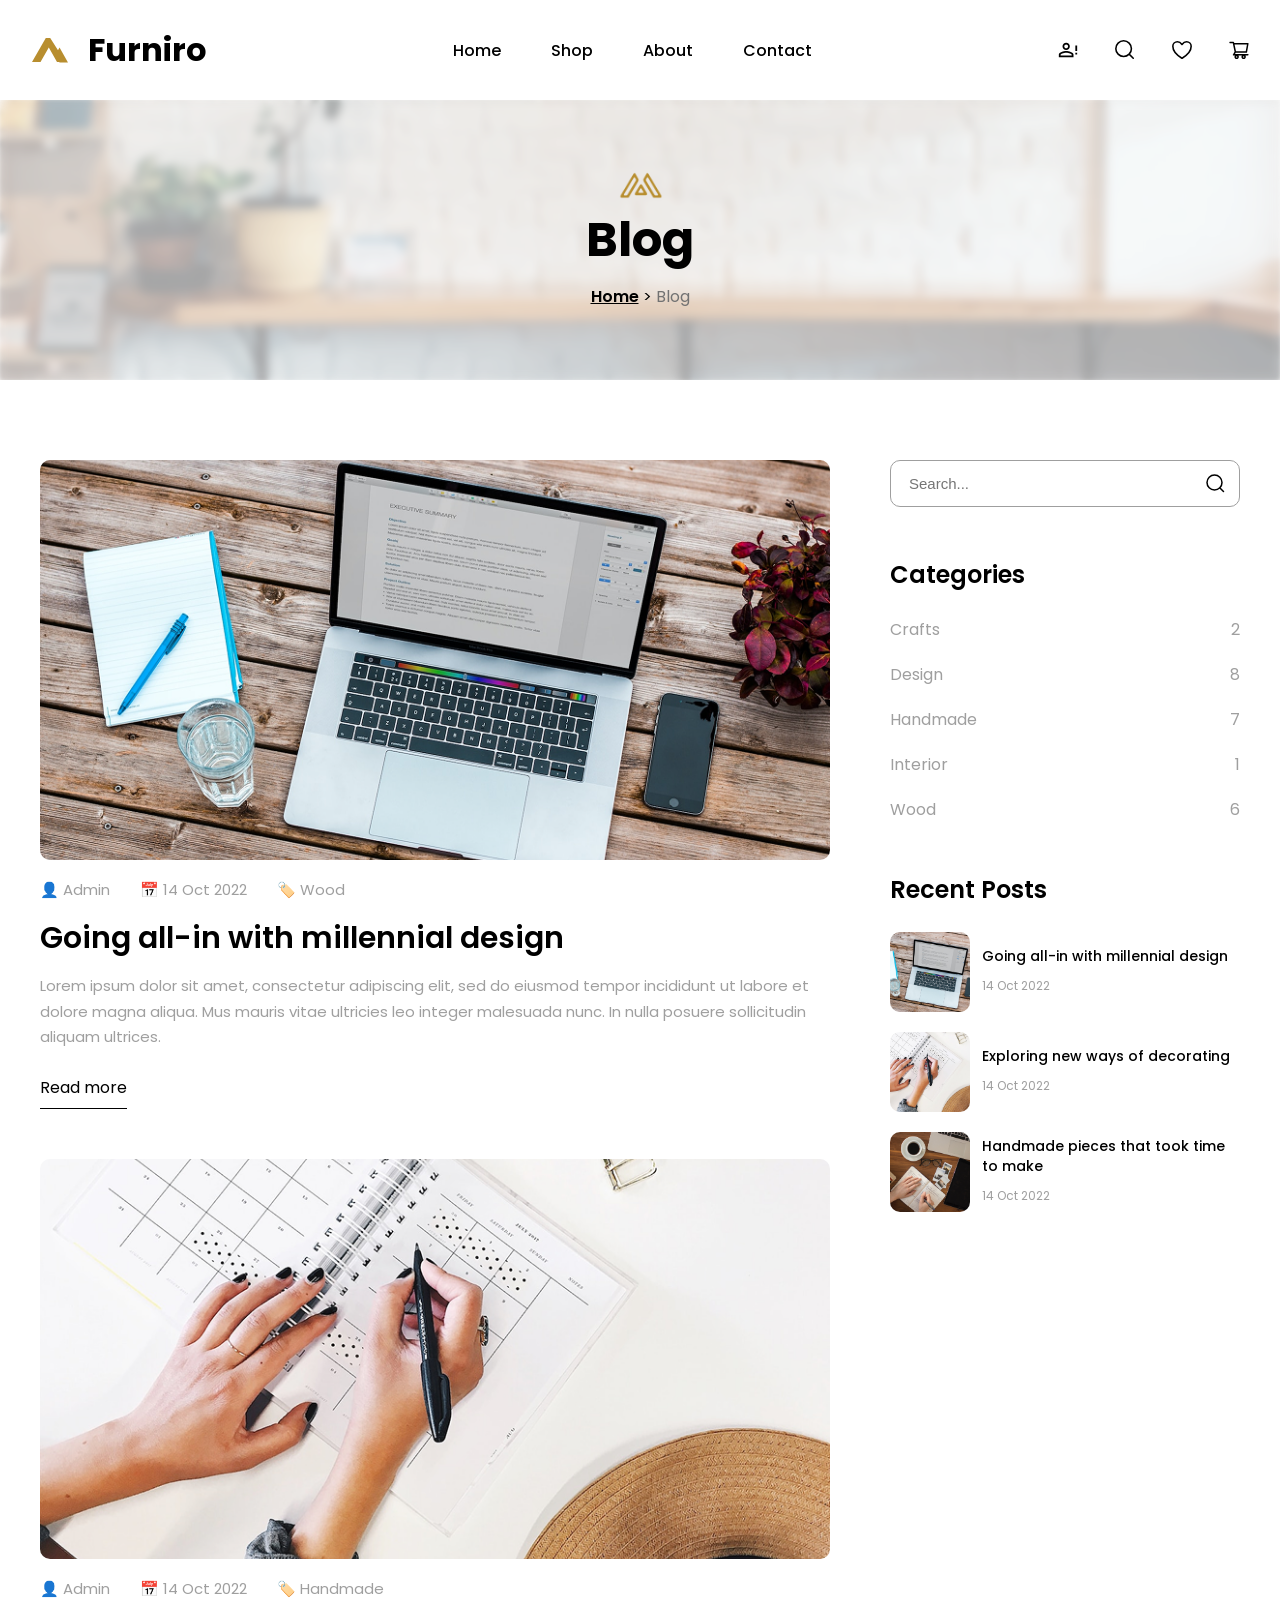
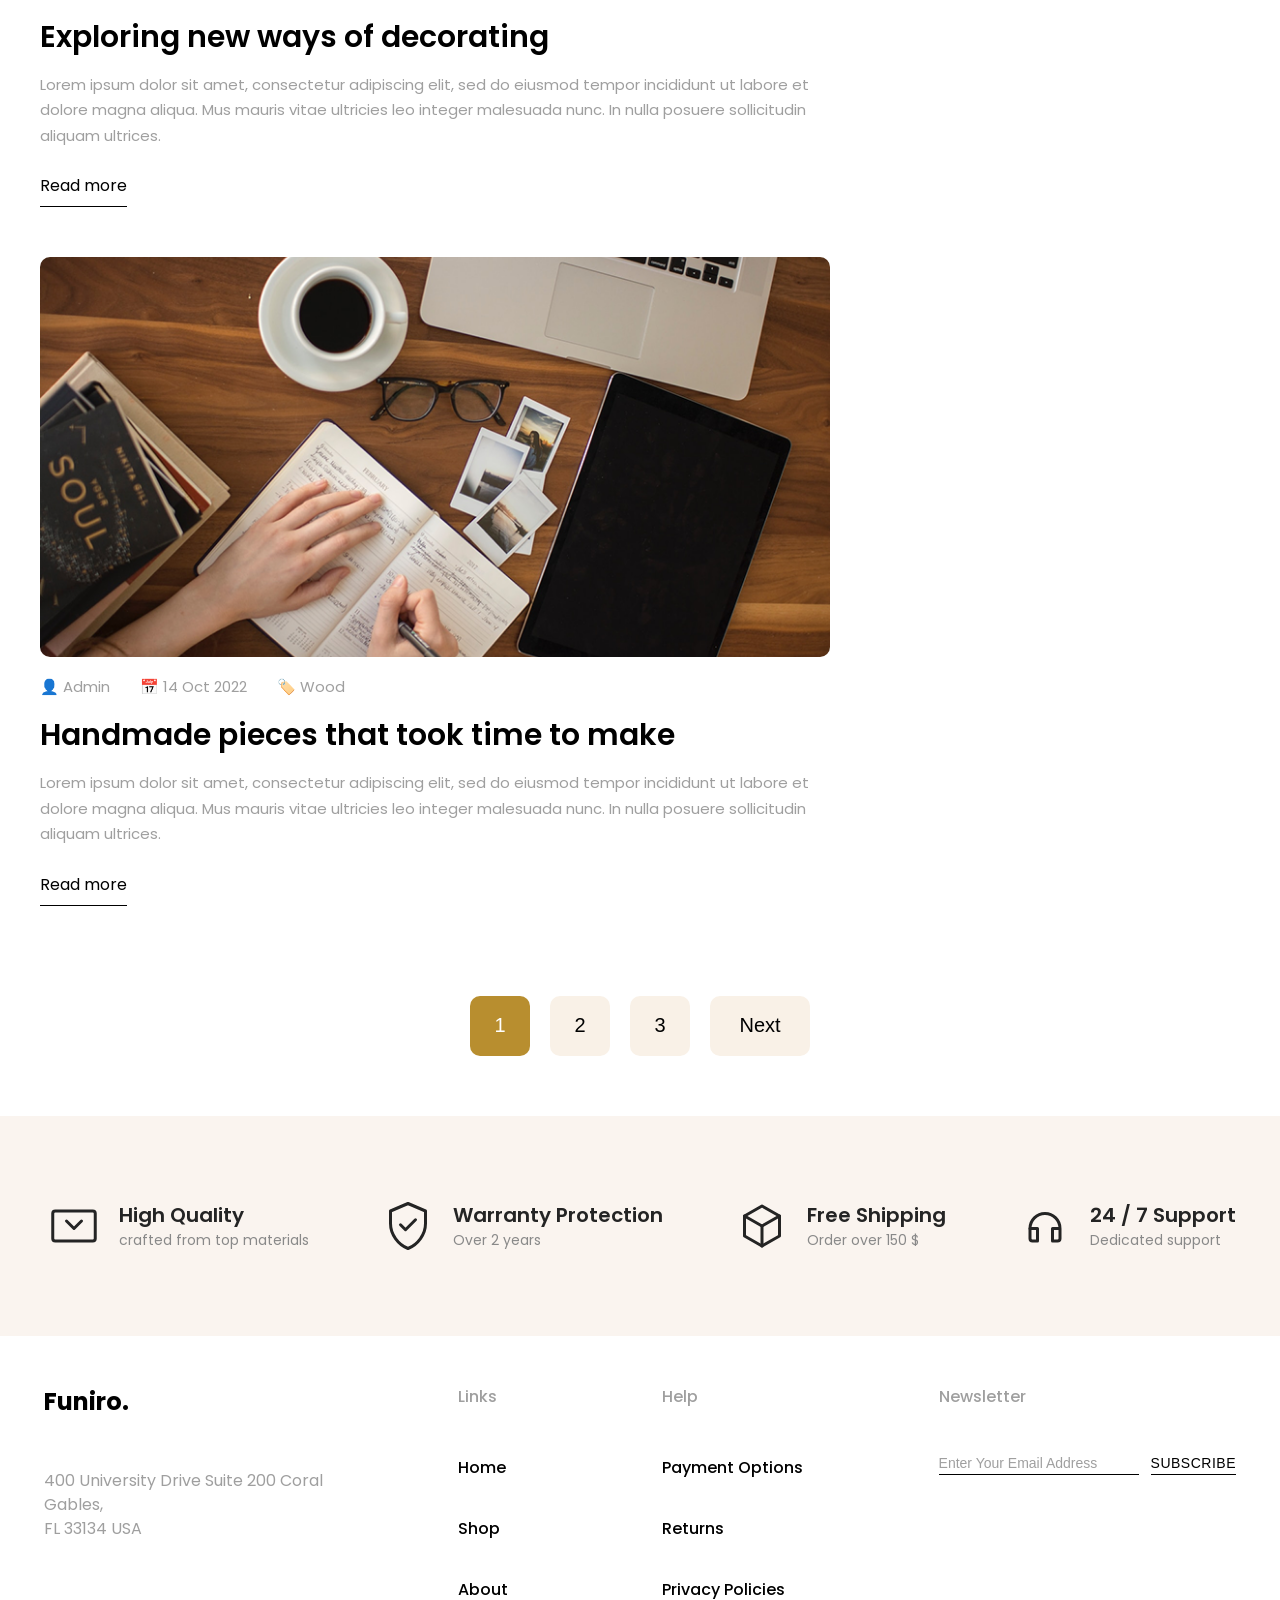
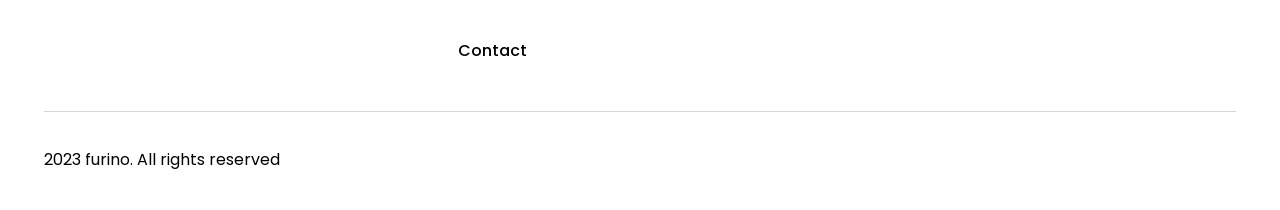
<file: blog.html>
<!doctype html>
<html lang="en">
  <head>
    <meta charset="UTF-8" />
    <meta name="viewport" content="width=device-width, initial-scale=1.0" />
    <title>Blog - Furniro</title>
    <link rel="stylesheet" href="./css/style.css" />
    <link rel="stylesheet" href="./css/responsive.css" />
    <link
      href="https://fonts.googleapis.com/css2?family=Poppins:wght@400;500;600;700&display=swap"
      rel="stylesheet"
    />
  </head>
  <body>
    <!-- Dynamic Header -->
    <header class="navbar" id="site-header"></header>

    <!-- Banner -->
    <section class="shop-banner">
      <div class="shop-banner-content">
        <img
          src="./assets/images/logo.svg"
          alt="Furniro Logo"
          style="width: 45px; margin-bottom: 5px"
        />
        <h1>Blog</h1>
        <p>
          <a href="index.html" style="color: #000; font-weight: 600">Home</a>
          &gt; <span style="color: #727272">Blog</span>
        </p>
      </div>
    </section>

    <!-- Main Blog Section -->
    <section class="blog-section container">
      <div class="blog-container">
        <!-- Left Column: Blog Posts List -->
        <div class="blog-posts-list" id="blog-posts-container">
          <!-- Dynamically Rendered by JS -->
        </div>

        <!-- Right Column: Sidebar -->
        <aside class="blog-sidebar">
          <!-- Search Box -->
          <div class="sidebar-widget search-widget">
            <div class="search-input-box">
              <input
                type="text"
                id="blog-search-input"
                placeholder="Search..."
              />
              <button id="btn-blog-search">
                <svg
                  width="19"
                  height="19"
                  viewBox="0 0 19 19"
                  fill="none"
                  xmlns="http://www.w3.org/2000/svg"
                >
                  <circle
                    cx="8.5"
                    cy="8.5"
                    r="7.5"
                    stroke="#000"
                    stroke-width="1.5"
                  />
                  <path
                    d="M14 14L17.5 17.5"
                    stroke="#000"
                    stroke-width="1.5"
                    stroke-linecap="round"
                  />
                </svg>
              </button>
            </div>
          </div>

          <!-- Categories Widget -->
          <div class="sidebar-widget">
            <h3 class="widget-title">Categories</h3>
            <ul class="categories-list" id="blog-categories-list">
              <!-- Dynamically Rendered -->
            </ul>
          </div>

          <!-- Recent Posts Widget -->
          <div class="sidebar-widget">
            <h3 class="widget-title">Recent Posts</h3>
            <div class="recent-posts-list" id="recent-posts-container">
              <!-- Dynamically Rendered -->
            </div>
          </div>
        </aside>
      </div>

      <!-- Pagination -->
      <div class="pagination" id="blog-pagination">
        <button class="page-btn active">1</button>
        <button class="page-btn">2</button>
        <button class="page-btn">3</button>
        <button class="page-btn next-btn">Next</button>
      </div>
    </section>

    <!-- Features Bar (Reusable Component) -->
    <div id="service-features"></div>

    <!-- Dynamic Footer -->
    <footer id="site-footer"></footer>

    <!-- Scripts -->
    <script src="./js/data.js"></script>
    <script src="./js/main.js"></script>
    <script src="./js/blog.js"></script>
  </body>
</html>
</file>
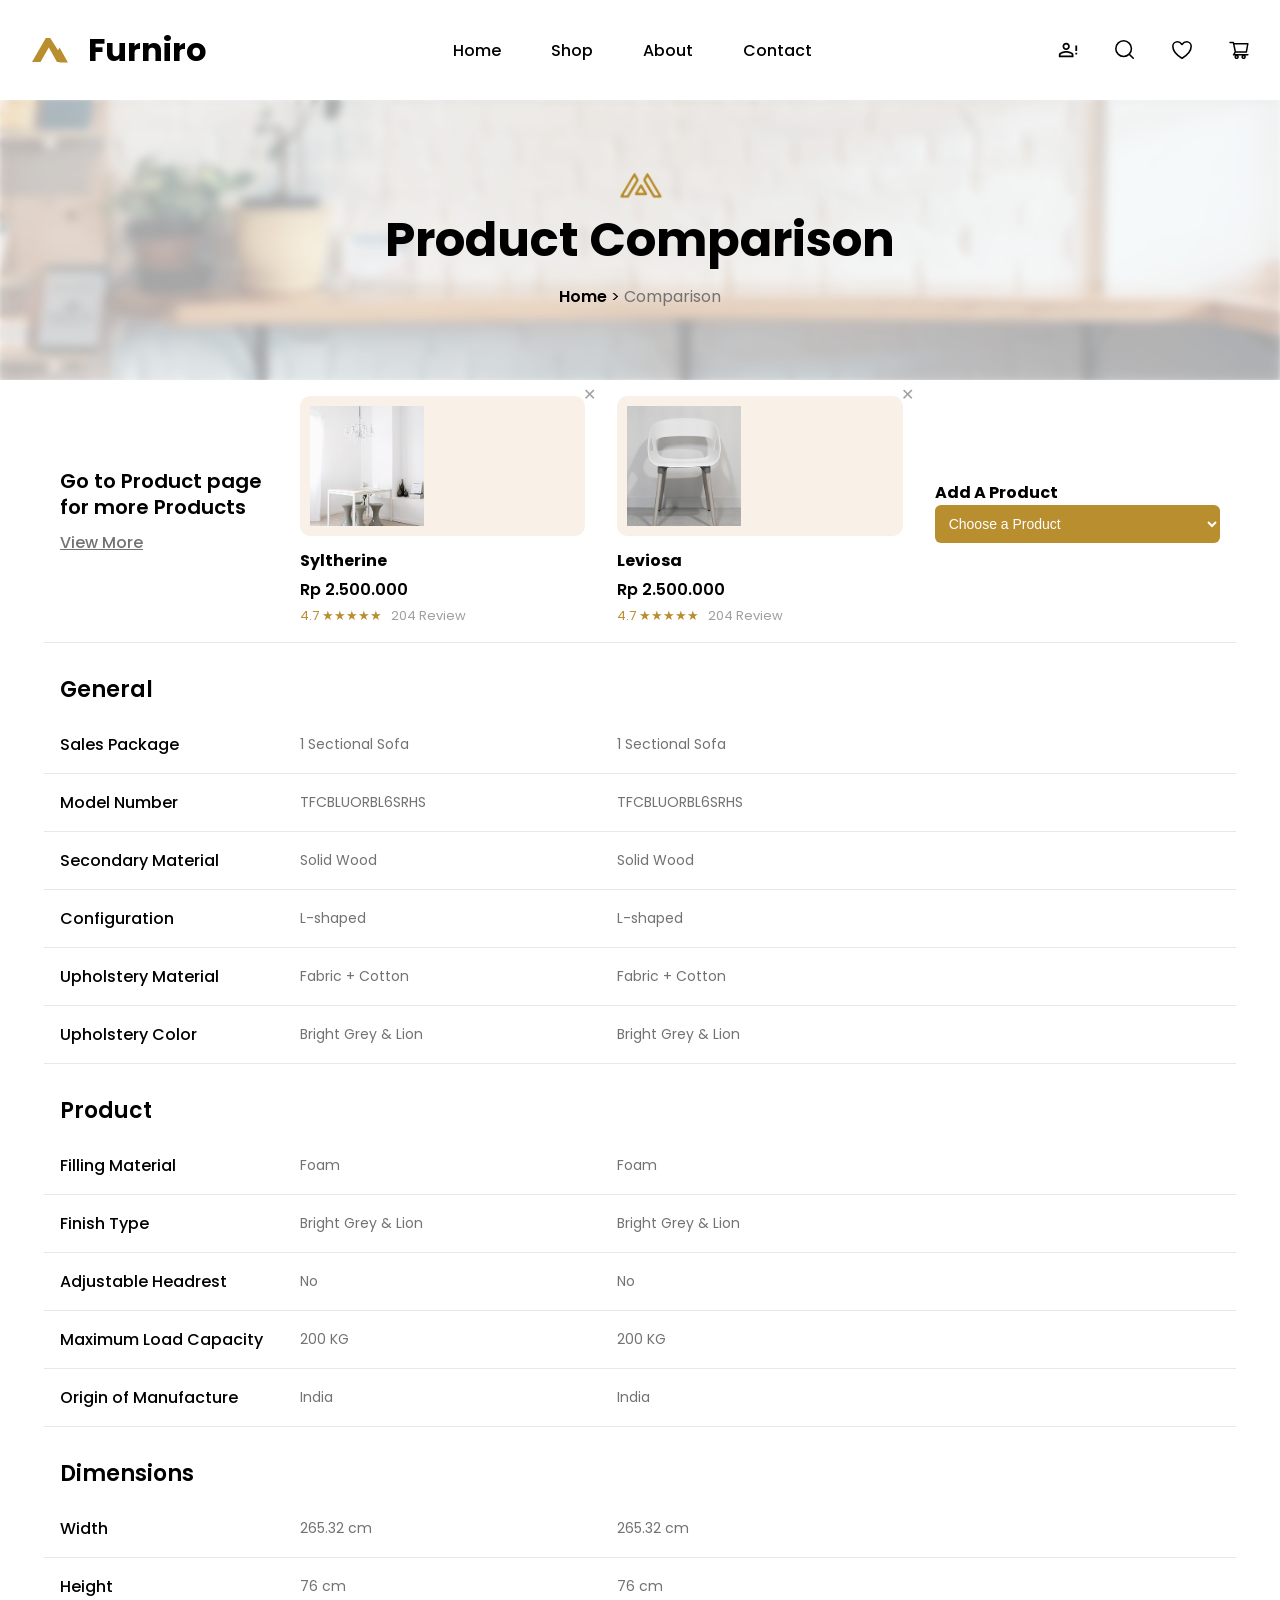
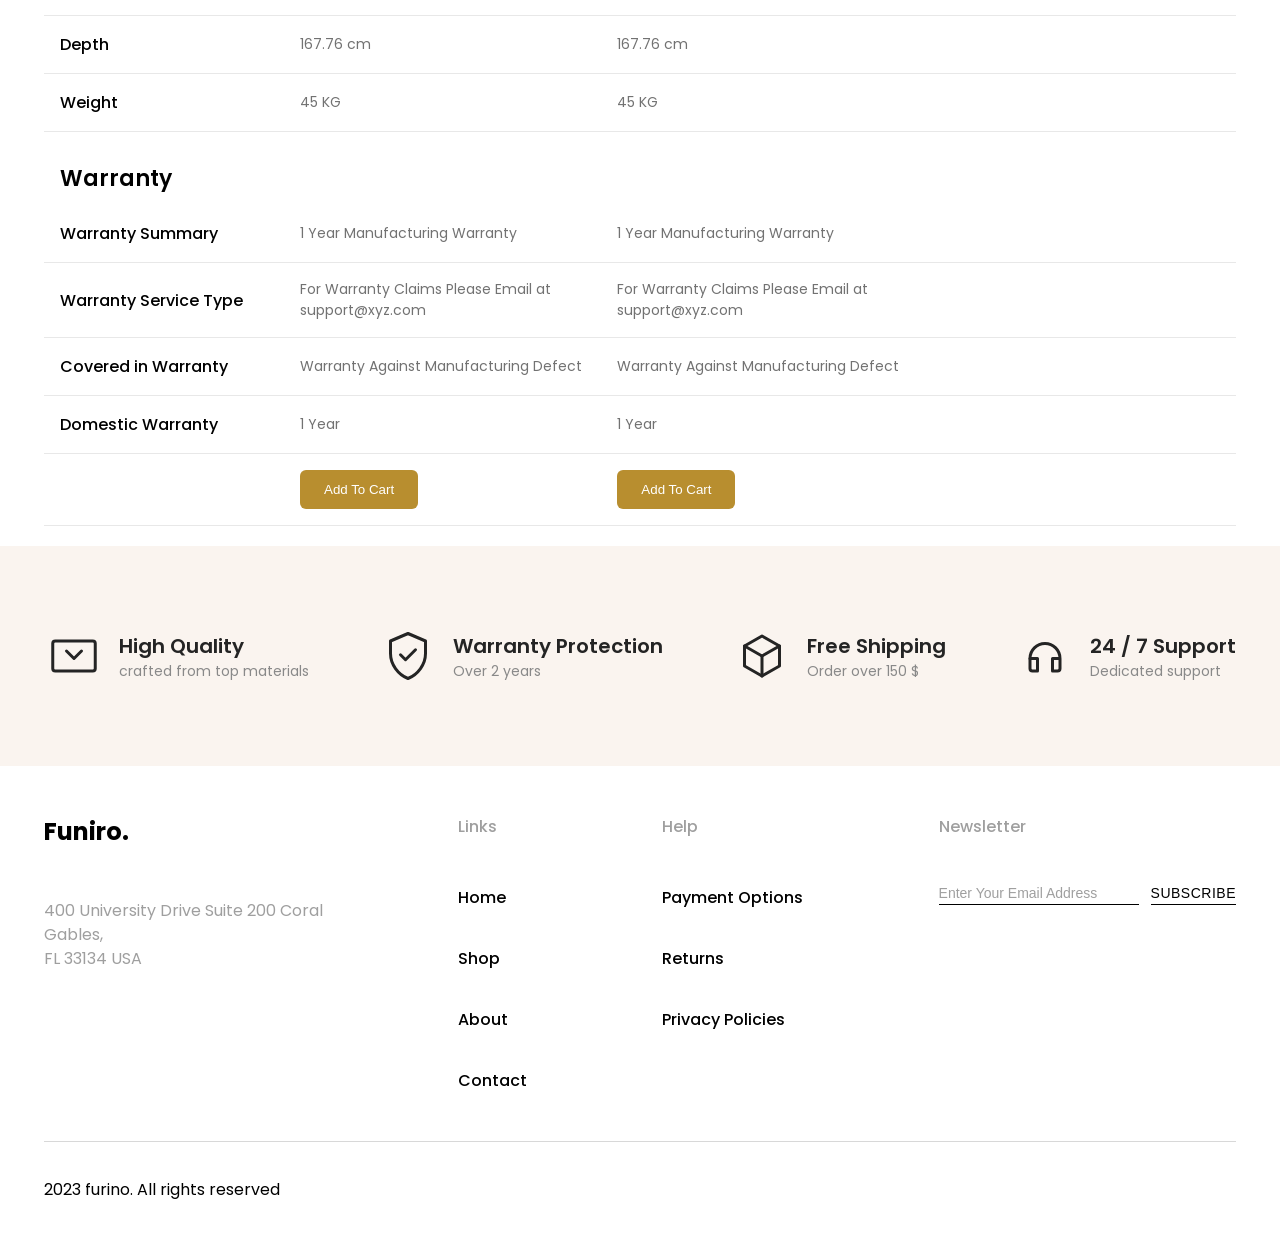
<file: comparison.html>
<!doctype html>
<html lang="en">
  <head>
    <meta charset="UTF-8" />
    <meta name="viewport" content="width=device-width, initial-scale=1.0" />
    <title>Product Comparison - Furniro</title>
    <link rel="stylesheet" href="./css/style.css" />
    <link rel="stylesheet" href="./css/responsive.css" />
    <link
      href="https://fonts.googleapis.com/css2?family=Poppins:wght@400;500;600;700&display=swap"
      rel="stylesheet"
    />
  </head>
  <body>
    <!-- Dynamic Header -->
    <header class="navbar" id="site-header"></header>

    <!-- Hero Banner Section (Reusing shop-banner CSS) -->
    <section class="shop-banner">
      <div class="shop-banner-content">
        <img
          src="./assets/images/logo.svg"
          alt="Furniro Logo"
          style="width: 45px; height: auto; margin-bottom: 5px"
        />
        <h1>Product Comparison</h1>
        <p>
          <a
            href="index.html"
            style="color: #000; text-decoration: none; font-weight: 600"
            >Home</a
          >
          &gt; <span style="color: #727272">Comparison</span>
        </p>
      </div>
    </section>

    <!-- Main Comparison Section -->
    <section class="comparison-section container">
      <!-- Horizontal Scrollable Container for Mobile -->
      <div class="comparison-scroll-wrapper">
        <div class="comparison-table" id="comparison-table">
          <!-- Dynamic JS se yahan Header Product Cards aur Specs grid inject hongi -->
        </div>
      </div>
    </section>

    <!-- Features Bar -->
    <div id="service-features"></div>

    <!-- Dynamic Footer -->
    <footer id="site-footer"></footer>

    <!-- Scripts -->
    <script src="./js/data.js"></script>
    <script src="./js/main.js"></script>
    <script src="./js/comparison.js"></script>
  </body>
</html>
</file>
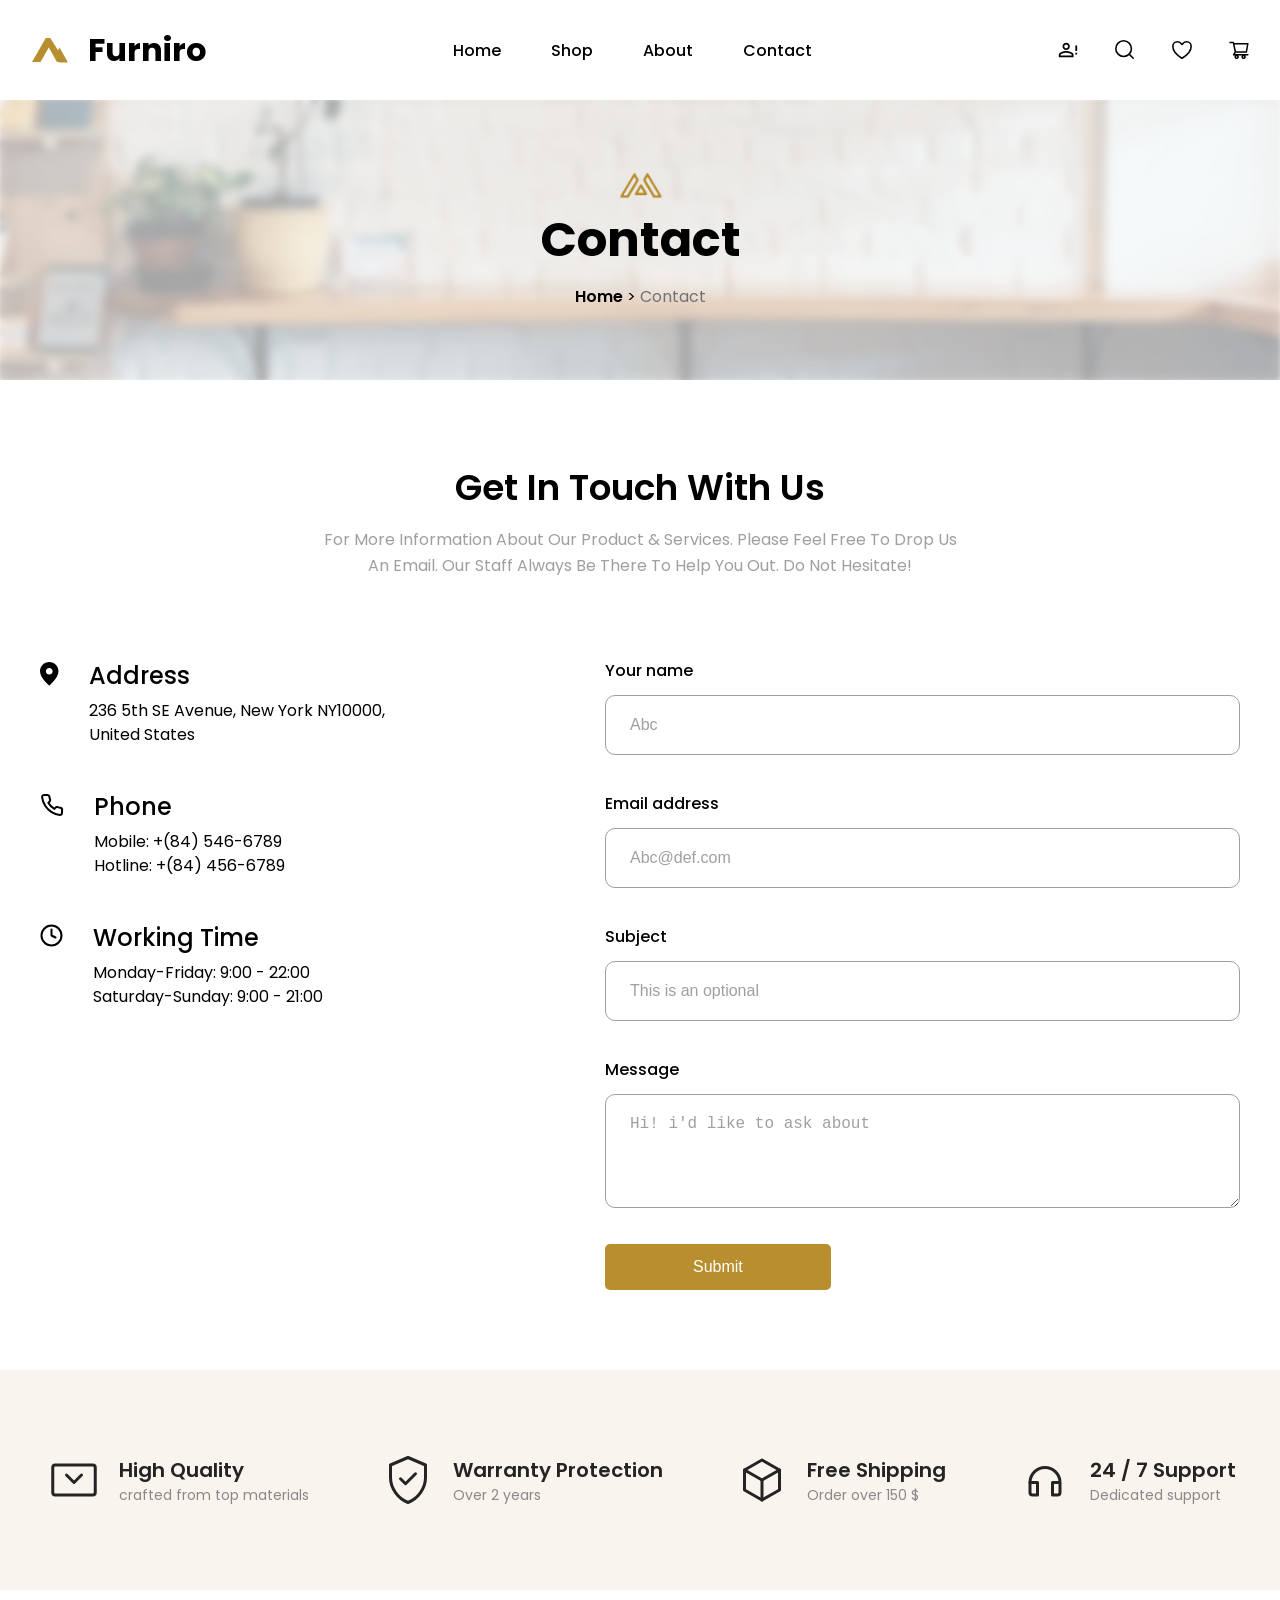
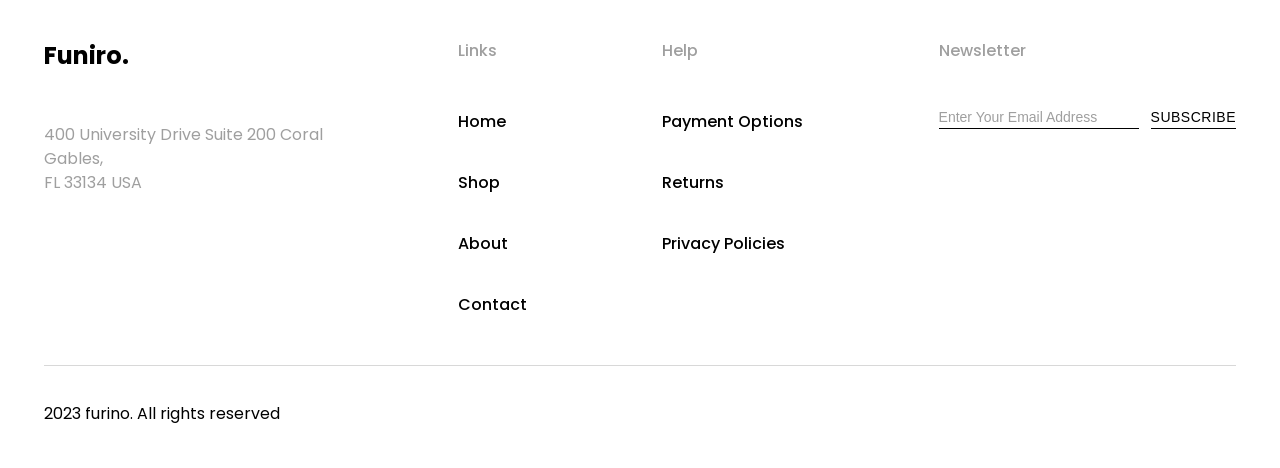
<file: contact.html>
<!doctype html>
<html lang="en">
  <head>
    <meta charset="UTF-8" />
    <meta name="viewport" content="width=device-width, initial-scale=1.0" />
    <title>Contact - Furniro</title>
    <link rel="stylesheet" href="./css/style.css" />
    <link rel="stylesheet" href="./css/responsive.css" />
    <link
      href="https://fonts.googleapis.com/css2?family=Poppins:wght@400;500;600;700&display=swap"
      rel="stylesheet"
    />
  </head>
  <body>
    <!-- Dynamic Header -->
    <header class="navbar" id="site-header"></header>

    <!-- Hero Banner -->
    <section class="shop-banner">
      <div class="shop-banner-content">
        <img
          src="./assets/images/logo.svg"
          alt="Furniro Logo"
          style="width: 45px; height: auto; margin-bottom: 5px"
        />
        <h1>Contact</h1>
        <p>
          <a
            href="index.html"
            style="color: #000; text-decoration: none; font-weight: 600"
            >Home</a
          >
          &gt; <span style="color: #727272">Contact</span>
        </p>
      </div>
    </section>

    <!-- Main Contact Section -->
    <section class="contact-section container">
      <div class="contact-header">
        <h2>Get In Touch With Us</h2>
        <p>
          For More Information About Our Product & Services. Please Feel Free To
          Drop Us An Email. Our Staff Always Be There To Help You Out. Do Not
          Hesitate!
        </p>
      </div>

      <div class="contact-container">
        <!-- Left Column: Info Items -->
        <div class="contact-info">
          <!-- Address -->
          <div class="info-item">
            <div class="info-icon">
              <svg
                width="22"
                height="28"
                viewBox="0 0 22 28"
                fill="none"
                xmlns="http://www.w3.org/2000/svg"
              >
                <path
                  d="M11 0C4.925 0 0 4.925 0 11C0 19.25 11 28 11 28C11 28 22 19.25 22 11C22 4.925 17.075 0 11 0ZM11 15C8.79 15 7 13.21 7 11C7 8.79 8.79 7 11 7C13.21 7 15 8.79 15 11C15 13.21 13.21 15 11 15Z"
                  fill="#000000"
                />
              </svg>
            </div>
            <div class="info-text">
              <h3>Address</h3>
              <p>236 5th SE Avenue, New York NY10000, United States</p>
            </div>
          </div>

          <!-- Phone -->
          <div class="info-item">
            <div class="info-icon">
              <svg
                width="24"
                height="24"
                viewBox="0 0 24 24"
                fill="none"
                xmlns="http://www.w3.org/2000/svg"
              >
                <path
                  d="M22 16.92V19.92C22.0011 20.1986 21.9441 20.4742 21.8325 20.7294C21.7209 20.9846 21.5573 21.2137 21.3521 21.4019C21.1468 21.5901 20.9046 21.7332 20.6407 21.8222C20.3769 21.9113 20.0974 21.9443 19.82 21.91C16.7428 21.5756 13.787 20.5252 11.19 18.84C8.77382 17.293 6.72152 15.2407 5.17499 12.825C3.48451 10.218 2.43361 7.25134 2.10001 4.16C2.06584 3.88338 2.09882 3.60459 2.19688 3.3411C2.29494 3.07762 2.45582 2.83526 2.66927 2.62963C2.88272 2.424 3.14378 2.26002 3.43572 2.14818C3.72766 2.03634 4.04381 1.97931 4.36001 1.98H7.36001C7.84812 1.97541 8.32049 2.14867 8.68884 2.46743C9.05718 2.7862 9.29656 3.22941 9.36001 3.71C9.47896 4.63185 9.70425 5.53697 10.03 6.41C10.1685 6.77921 10.1983 7.18029 10.1158 7.56545C10.0333 7.95061 9.84189 8.30455 9.56001 8.58L8.29001 9.85C9.72522 12.3702 11.8298 14.4748 14.35 15.91L15.62 14.64C15.8955 14.3581 16.2494 14.1667 16.6346 14.0842C17.0197 14.0017 17.4208 14.0315 17.79 14.17C18.663 14.4957 19.5681 14.721 20.49 14.84C20.9756 14.9041 21.4223 15.148 21.7422 15.5204C22.062 15.8928 22.2335 16.3676 22.22 16.86L22 16.92Z"
                  stroke="#000000"
                  stroke-width="2"
                  stroke-linecap="round"
                  stroke-linejoin="round"
                />
              </svg>
            </div>
            <div class="info-text">
              <h3>Phone</h3>
              <p>Mobile: +(84) 546-6789</p>
              <p>Hotline: +(84) 456-6789</p>
            </div>
          </div>

          <!-- Working Time -->
          <div class="info-item">
            <div class="info-icon">
              <svg
                width="23"
                height="23"
                viewBox="0 0 23 23"
                fill="none"
                xmlns="http://www.w3.org/2000/svg"
              >
                <path
                  d="M11.5 21.5C17.0228 21.5 21.5 17.0228 21.5 11.5C21.5 5.97715 17.0228 1.5 11.5 1.5C5.97715 1.5 1.5 5.97715 1.5 11.5C1.5 17.0228 5.97715 21.5 11.5 21.5Z"
                  stroke="#000000"
                  stroke-width="2"
                  stroke-linecap="round"
                  stroke-linejoin="round"
                />
                <path
                  d="M11.5 5.5V11.5L15.5 13.5"
                  stroke="#000000"
                  stroke-width="2"
                  stroke-linecap="round"
                  stroke-linejoin="round"
                />
              </svg>
            </div>
            <div class="info-text">
              <h3>Working Time</h3>
              <p>Monday-Friday: 9:00 - 22:00</p>
              <p>Saturday-Sunday: 9:00 - 21:00</p>
            </div>
          </div>
        </div>

        <!-- Right Column: Contact Form -->
        <form id="contact-form" class="contact-form">
          <div class="form-group">
            <label for="contact-name">Your name</label>
            <input type="text" id="contact-name" placeholder="Abc" required />
          </div>

          <div class="form-group">
            <label for="contact-email">Email address</label>
            <input
              type="email"
              id="contact-email"
              placeholder="Abc@def.com"
              required
            />
          </div>

          <div class="form-group">
            <label for="contact-subject">Subject</label>
            <input
              type="text"
              id="contact-subject"
              placeholder="This is an optional"
            />
          </div>

          <div class="form-group">
            <label for="contact-message">Message</label>
            <textarea
              id="contact-message"
              rows="4"
              placeholder="Hi! i'd like to ask about"
              required
            ></textarea>
          </div>

          <button type="submit" class="btn-contact-submit">Submit</button>
        </form>
      </div>
    </section>
    <!-- feature section -->
    <section>
      <div id="service-features"></div>
    </section>

    <!-- Dynamic Footer -->
    <footer id="site-footer"></footer>

    <!-- Scripts -->
    <script src="./js/data.js"></script>
    <script src="./js/main.js"></script>
    <script src="./js/contact.js"></script>
  </body>
</html>
</file>
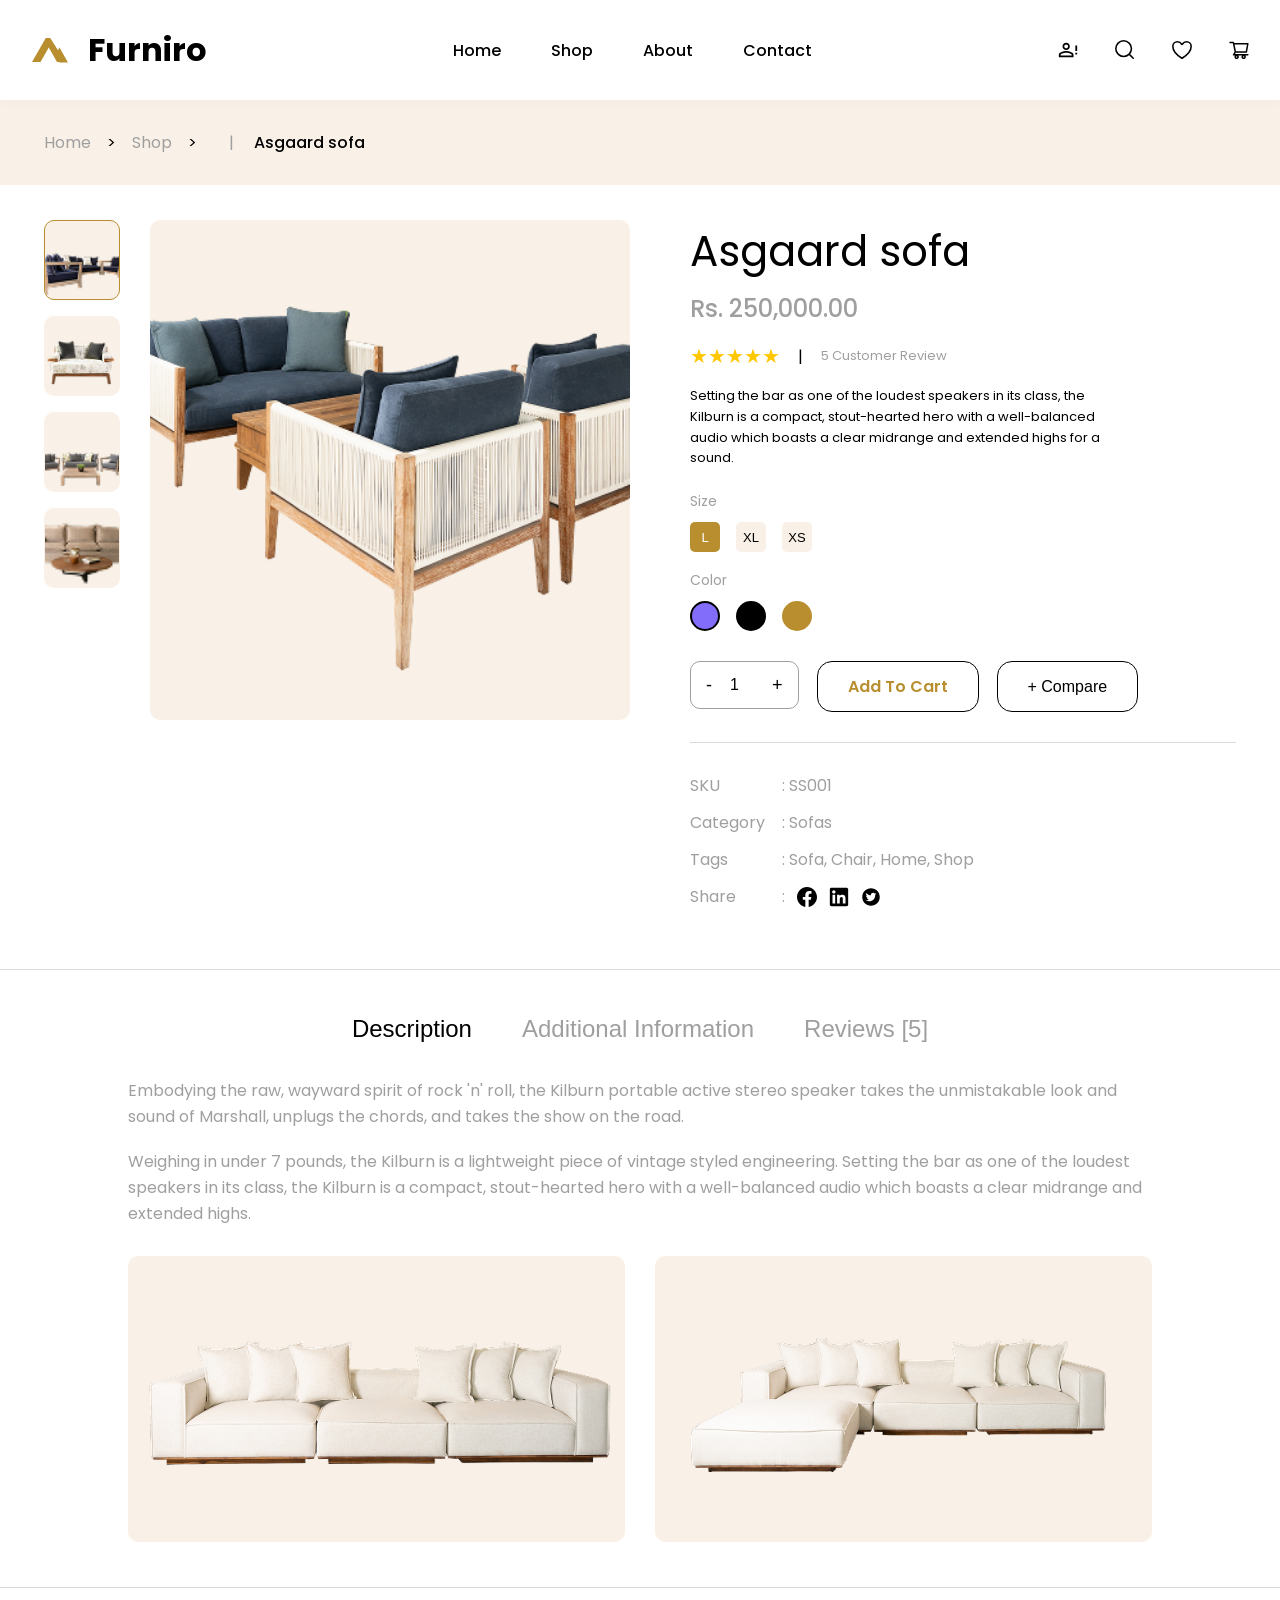
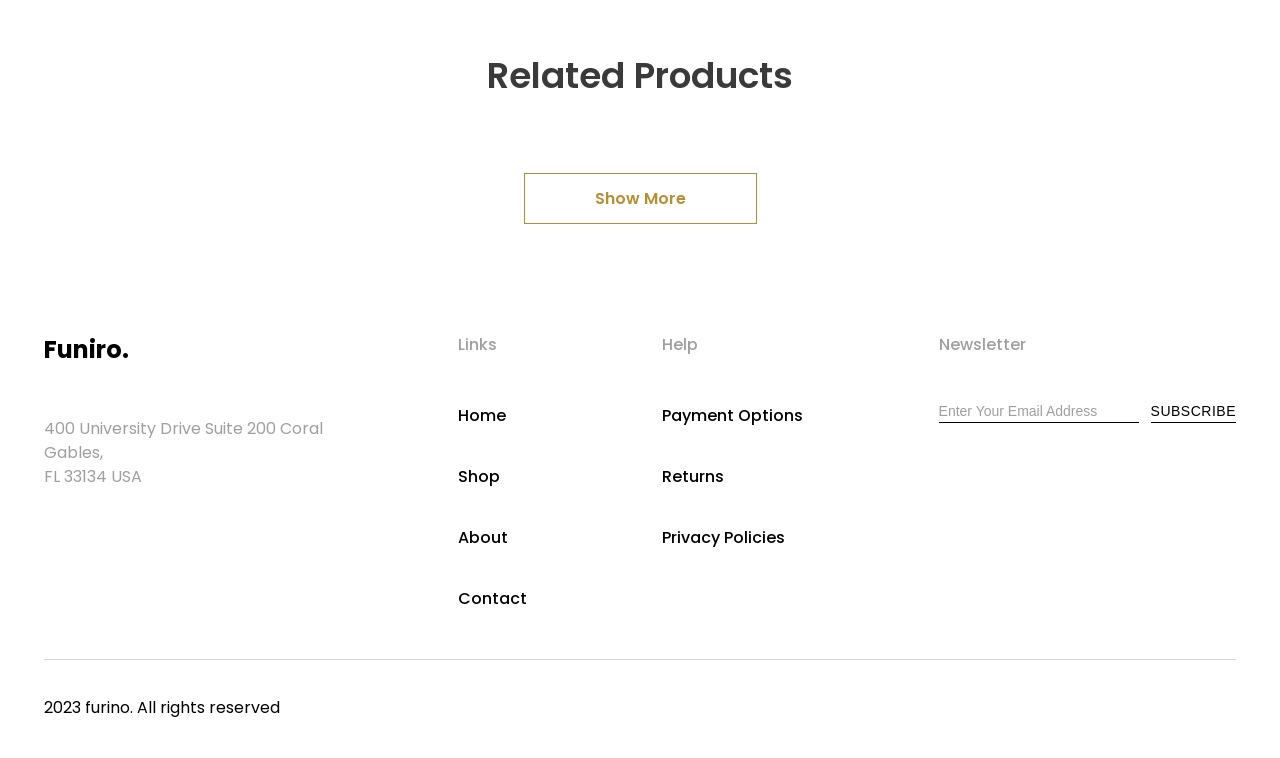
<file: product.html>
<!doctype html>
<html lang="en">
  <head>
    <meta charset="UTF-8" />
    <meta name="viewport" content="width=device-width, initial-scale=1.0" />
    <title>Product - Furniro</title>
    <link rel="stylesheet" href="./css/style.css" />
    <link rel="stylesheet" href="./css/responsive.css" />
    <link
      href="https://fonts.googleapis.com/css2?family=Poppins:wght@400;500;600;700&display=swap"
      rel="stylesheet"
    />
  </head>
  <body>
    <!-- Header Navbar -->
    <header class="navbar" id="site-header"></header>

    <!-- Breadcrumb Bar -->
    <div class="breadcrumb-bar">
      <div class="container">
        <a href="index.html">Home</a>
        <span class="arrow">&gt;</span>
        <a href="shop.html">Shop</a>
        <span class="arrow">&gt;</span>
        <span class="divider">|</span>
        <span class="current-product">Asgaard sofa</span>
      </div>
    </div>

    <!-- Main Product Detail Section -->
    <section class="product-detail-section container">
      <div class="product-gallery">
        <!-- Vertical Thumbnails -->
        <div class="thumbnail-list">
          <img
            src="./assets/images/asgaard-thumb-1.png"
            class="thumb-img active"
            alt="Thumb 1"
            onclick="changeMainImage(this.src)"
          />
          <img
            src="./assets/images/asgaard-thumb-2.png"
            class="thumb-img"
            alt="Thumb 2"
            onclick="changeMainImage(this.src)"
          />
          <img
            src="./assets/images/asgaard-thumb-3.png"
            class="thumb-img"
            alt="Thumb 3"
            onclick="changeMainImage(this.src)"
          />
          <img
            src="./assets/images/asgaard-thumb-4.png"
            class="thumb-img"
            alt="Thumb 4"
            onclick="changeMainImage(this.src)"
          />
        </div>

        <!-- Main Display Image -->
        <div class="main-image-box">
          <img
            id="main-product-img"
            src="./assets/images/asgaard-sofa-main.png"
            alt="Asgaard Sofa Main"
          />
        </div>
      </div>

      <!-- Product Info -->
      <div class="product-summary">
        <h1 class="product-title">Asgaard sofa</h1>
        <p class="product-price">Rs. 250,000.00</p>

        <!-- Rating & Review -->
        <div class="product-rating">
          <div class="stars">★★★★★</div>
          <span class="divider">|</span>
          <span class="review-count">5 Customer Review</span>
        </div>

        <p class="product-short-desc">
          Setting the bar as one of the loudest speakers in its class, the
          Kilburn is a compact, stout-hearted hero with a well-balanced audio
          which boasts a clear midrange and extended highs for a sound.
        </p>

        <!-- Size Options -->
        <div class="option-group">
          <label>Size</label>
          <div class="size-options">
            <button class="size-btn active">L</button>
            <button class="size-btn">XL</button>
            <button class="size-btn">XS</button>
          </div>
        </div>

        <!-- Color Options -->
        <div class="option-group">
          <label>Color</label>
          <div class="color-options">
            <span
              class="color-dot active"
              style="background-color: #816dfa"
            ></span>
            <span class="color-dot" style="background-color: #000000"></span>
            <span class="color-dot" style="background-color: #b88e2f"></span>
          </div>
        </div>

        <!-- Actions (Counter & Buttons) -->
        <div class="product-actions">
          <div class="quantity-counter">
            <label for="qty-input" class="visually-hidden">Quantity</label>
            <button type="button">-</button>
            <input
              type="number"
              id="qty-input"
              value="1"
              readonly
              title="Quantity"
              aria-label="Quantity"
            />
            <button type="button">+</button>
          </div>

          <button class="btn-outline add-to-cart-btn">Add To Cart</button>
          <button class="btn-outline" onclick="addToCompare(product.id)">
            + Compare
          </button>
        </div>

        <hr class="summary-divider" />

        <!-- Meta Details -->
        <div class="product-meta">
          <div class="meta-row"><span>SKU</span><span>: SS001</span></div>
          <div class="meta-row"><span>Category</span><span>: Sofas</span></div>
          <div class="meta-row">
            <span>Tags</span><span>: Sofa, Chair, Home, Shop</span>
          </div>
          <div class="meta-row">
            <span>Share</span>
            <span class="social-links">
              :
              <a href="#"
                ><img src="./assets/icons/facebook.svg" alt="Facebook"
              /></a>
              <a href="#"
                ><img src="./assets/icons/linkedin.svg" alt="LinkedIn"
              /></a>
              <a href="#"
                ><img src="./assets/icons/twitter.svg" alt="Twitter"
              /></a>
            </span>
          </div>
        </div>
      </div>
    </section>

    <!-- Product Description Tabs -->
    <section class="product-tabs-section">
      <div class="container">
        <div class="tabs-header">
          <button class="tab-btn active" onclick="switchTab(event, 'desc-tab')">
            Description
          </button>
          <button class="tab-btn" onclick="switchTab(event, 'info-tab')">
            Additional Information
          </button>
          <button class="tab-btn" onclick="switchTab(event, 'reviews-tab')">
            Reviews [5]
          </button>
        </div>

        <div class="tab-content active" id="desc-tab">
          <p>
            Embodying the raw, wayward spirit of rock 'n' roll, the Kilburn
            portable active stereo speaker takes the unmistakable look and sound
            of Marshall, unplugs the chords, and takes the show on the road.
          </p>
          <p>
            Weighing in under 7 pounds, the Kilburn is a lightweight piece of
            vintage styled engineering. Setting the bar as one of the loudest
            speakers in its class, the Kilburn is a compact, stout-hearted hero
            with a well-balanced audio which boasts a clear midrange and
            extended highs.
          </p>
          <div class="desc-images-grid">
            <div class="desc-img-box">
              <img src="./assets/images/sofa-desc-1.png" alt="Sofa Desc 1" />
            </div>
            <div class="desc-img-box">
              <img src="./assets/images/sofa-desc-2.png" alt="Sofa Desc 2" />
            </div>
          </div>
        </div>

        <div class="tab-content" id="info-tab">
          <p>
            Weight: 15kg, Dimensions: 120 x 80 x 75 cm, Material: Premium Fabric
            & Solid Wood.
          </p>
        </div>

        <div class="tab-content" id="reviews-tab">
          <p>Customer reviews section coming soon...</p>
        </div>
      </div>
    </section>

    <!-- Related Products -->
    <section class="related-products container">
      <h2 class="section-title">Related Products</h2>
      <div class="products-grid" id="related-products-grid"></div>
      <div class="show-more-box">
        <a href="shop.html" class="btn-show-more">Show More</a>
      </div>
    </section>

    <!-- Footer -->
    <footer id="site-footer"></footer>

    <!-- Scripts -->
    <script src="./js/data.js"></script>
    <script src="./js/main.js"></script>
    <script src="./js/single-product.js"></script>
  </body>
</html>
</file>
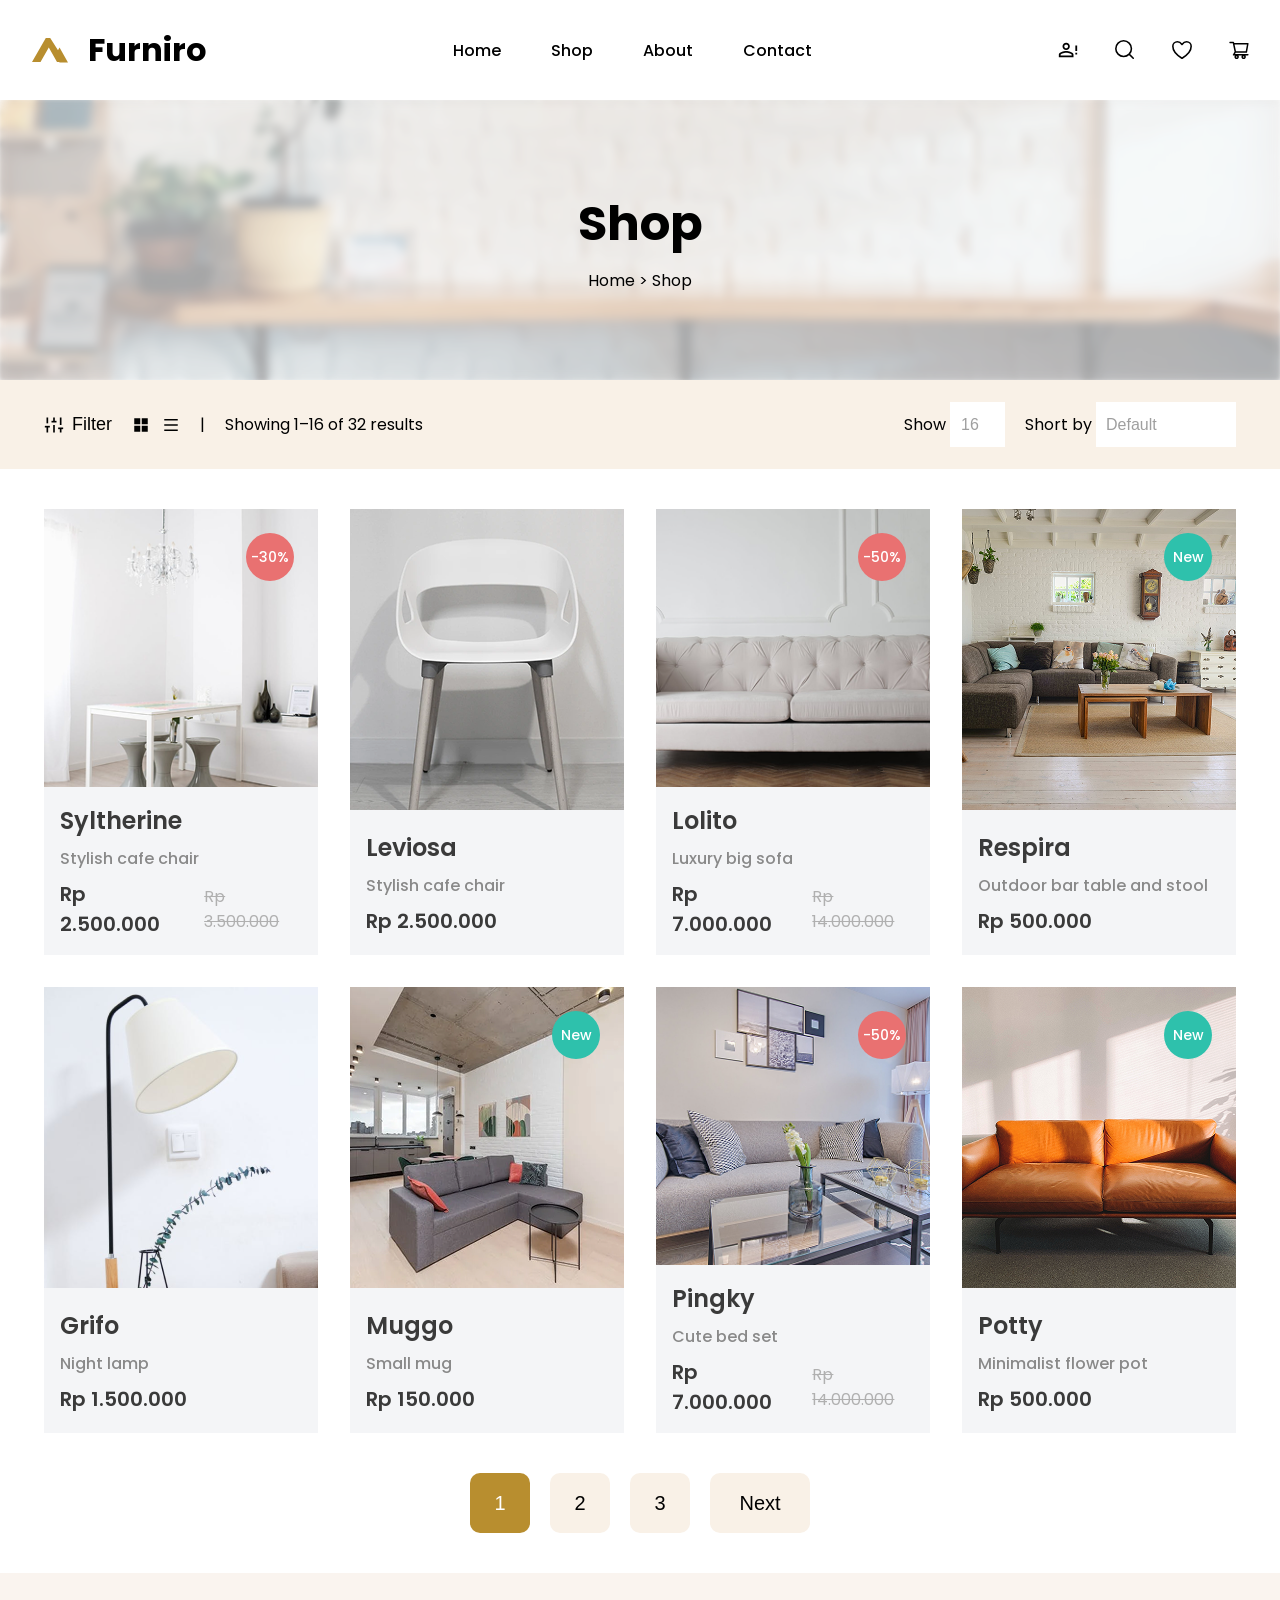
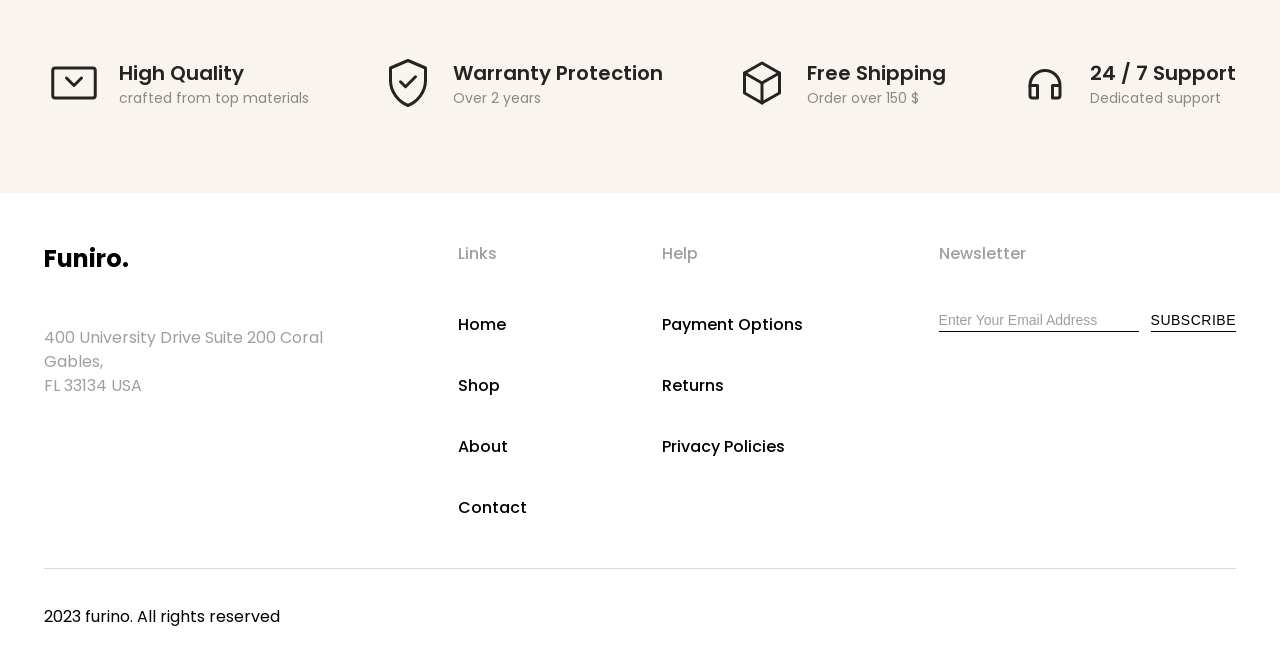
<file: shop.html>
<!doctype html>
<html lang="en">
  <head>
    <meta charset="UTF-8" />
    <meta name="viewport" content="width=device-width, initial-scale=1.0" />
    <title>Shop - Furniro</title>
    <link rel="stylesheet" href="./css/style.css" />
    <link rel="stylesheet" href="./css/responsive.css" />
    <link
      href="https://fonts.googleapis.com/css2?family=Poppins:wght@400;500;600;700&display=swap"
      rel="stylesheet"
    />
  </head>
  <body>
    <!-- 1. Header (Navbar) -->
    <header class="navbar" id="site-header"></header>
    <!-- 2. Shop Banner -->
    <section class="shop-banner">
      <div class="shop-banner-content">
        <h1>Shop</h1>
        <p><span>Home</span> &gt; Shop</p>
      </div>
    </section>

    <!-- 3. Toolbar -->
    <section class="shop-toolbar">
      <div class="toolbar-container">
        <div class="toolbar-left">
          <button class="filter-btn">
            <svg
              width="20"
              height="20"
              viewBox="0 0 24 24"
              fill="none"
              stroke="currentColor"
              stroke-width="2"
            >
              <line x1="4" y1="21" x2="4" y2="14"></line>
              <line x1="4" y1="10" x2="4" y2="3"></line>
              <line x1="12" y1="21" x2="12" y2="12"></line>
              <line x1="12" y1="8" x2="12" y2="3"></line>
              <line x1="20" y1="21" x2="20" y2="16"></line>
              <line x1="20" y1="12" x2="20" y2="3"></line>
              <line x1="1" y1="14" x2="7" y2="14"></line>
              <line x1="9" y1="8" x2="15" y2="8"></line>
              <line x1="17" y1="16" x2="23" y2="16"></line>
            </svg>
            Filter
          </button>
          <div class="view-icons">
            <svg width="18" height="18" viewBox="0 0 24 24" fill="currentColor">
              <path d="M3 3h8v8H3zm10 0h8v8h-8zM3 13h8v8H3zm10 0h8v8h-8z" />
            </svg>
            <svg width="18" height="18" viewBox="0 0 24 24" fill="currentColor">
              <path d="M3 4h18v2H3zm0 7h18v2H3zm0 7h18v2H3z" />
            </svg>
          </div>
          <span class="divider">|</span>
          <span class="results-text">Showing 1–16 of 32 results</span>
        </div>

        <div class="toolbar-right">
          <div class="show-control">
            <label for="show-input">Show</label>
            <input id="show-input" type="number" value="16" readonly />
          </div>
          <div class="sort-control">
            <label for="sort-input">Short by</label>
            <input id="sort-input" type="text" value="Default" readonly />
          </div>
        </div>
      </div>
    </section>

    <!-- 4. Dynamic Products Grid -->
    <section class="shop-products">
      <div
        class="products-container"
        style="max-width: 1240px; margin: 40px auto; padding: 0 24px"
      >
        <!-- JS Se Render Hoga -->
        <div class="products-grid" id="products-grid"></div>

        <!-- Pagination Buttons -->
        <div class="pagination">
          <button class="page-btn active">1</button>
          <button class="page-btn">2</button>
          <button class="page-btn">3</button>
          <button class="page-btn next-btn">Next</button>
        </div>
      </div>
    </section>

    <!-- 5. Service Features -->
    <div id="service-features"></div>
    <!-- 6. Footer -->
    <footer id="site-footer"></footer>

    <!-- Script File Connect -->
    <script src="./js/data.js"></script>
    <script src="./js/main.js"></script>
    <script src="./js/shop.js"></script>
  </body>
</html>
</file>
<file: css/style.css>
/* ==========================================
   1. GLOBAL & ROOT VARIABLES
   ========================================== */
:root {
  --primary-color: #B88E2F;  /* Gold color */
  --card-bg: #FFF3E3;        /* Furniro Cream color */
  --text-dark: #333333;
  --text-black: #000000;
  --font-main: 'Poppins', sans-serif;
  --container-max-width: 1286px;
  font-family: 'poppins',sans-serif;
}

/* Global Reset (Scrollbar Fix) */
*, *::before, *::after {
  box-sizing: border-box;
  margin: 0;
  padding: 0;
}

html, body {
  width: 100%;
  overflow-x: hidden;
}

img, svg, video {
  max-width: 100%;
  height: auto;
  display: block;
}
/* ==========================================
   NAVBAR DESKTOP STYLES
   ========================================== */
header, #site-header {
  width: 100%;
  background-color: #ffffff;
  position: relative;
  z-index: 1000;
  box-shadow: 0 2px 10px rgba(0, 0, 0, 0.03);
}

.nav-container {
  display: flex !important;
  align-items: center !important;
  justify-content: space-between !important;
  width: 100%;
  max-width: 1286px;
  margin: 0 auto;
  padding: 15px 20px;
  box-sizing: border-box;
}

.logo {
  display: flex;
  align-items: center;
  gap: 8px;
  text-decoration: none;
  flex-shrink: 0;
}

.logo span {
  font-family: 'Poppins', sans-serif;
  font-size: 24px;
  font-weight: 700;
  color: #000000;
}

.nav-menu {
  display: flex;
  align-items: center;
  gap: 40px;
  list-style: none;
  margin: 0;
  padding: 0;
}

.nav-menu a {
  font-family: 'Poppins', sans-serif;
  font-size: 16px;
  font-weight: 500;
  color: #000000;
  text-decoration: none;
}

.nav-icons {
  display: flex;
  align-items: center;
  gap: 20px;
  flex-shrink: 0;
}

.nav-icons img {
  width: 22px;
  height: 22px;
  display: block;
}

.menu-toggle-checkbox {
  display: none !important;
}

.hamburger {
  display: none;
  flex-direction: column;
  gap: 4px;
  cursor: pointer;
}

.hamburger span {
  width: 24px;
  height: 3px;
  background-color: #000000;
  border-radius: 2px;
}
/* ==========================================
   Hero Section Base Styles
   ========================================== */
.hero-section {
  width: 100%;
  min-height: 716px; 
  background-image: url('../assets/images/hero-bg.png'); 
  background-position: center center;
  background-repeat: no-repeat; /* Fixed Typo */
  background-size: cover;
  display: flex;
  align-items: center;
  justify-content: center;
}

.hero-container {
  width: 100%;
  max-width: var(--container-max-width);
  display: flex;
  justify-content: flex-end; /* Desktop par card right side par rahega */
  padding: 0 20px;
}

/* Floating Card */
.hero-card {
  width: 100%;
  max-width: 643px;
  background-color: var(--card-bg);
  border-radius: 10px;
  padding: 62px 43px 37px 39px;
  display: flex;
  flex-direction: column;
}

.hero-subheading {
  font-family: var(--font-main);
  font-size: 16px;
  font-weight: 600;
  letter-spacing: 3px;
  color: var(--text-dark);
  margin-bottom: 4px;
}

.hero-title {
  font-family: var(--font-main);
  font-size: 52px;
  font-weight: 700;
  line-height: 65px;
  color: var(--primary-color);
  margin-bottom: 17px;
}

.hero-description {
  font-family: var(--font-main);
  font-size: 18px;
  font-weight: 500;
  line-height: 24px;
  color: var(--text-dark);
  margin-bottom: 46px;
}

.hero-btn {
  align-self: flex-start;
  background-color: var(--primary-color);
  color: #ffffff;
  padding: 25px 72px;
  border: none;
  font-family: var(--font-main);
  font-size: 16px;
  font-weight: 700;
  text-transform: uppercase;
  cursor: pointer;
  transition: background-color 0.3s ease;
}

.hero-btn:hover {
  background-color: #967123;
}
/* ==========================================
   Browse The Range Section
   ========================================== */
.range-section {
  width: 100%;
  padding: 60px 20px;
  background-color: var(--bg-white);
}

.range-container {
  max-width: 1183px;
  margin: 0 auto;
  text-align: center;
}

.range-header {
  margin-bottom: 60px;
}

.range-title {
  font-family: var(--font-main);
  font-size: 32px;
  font-weight: 700;
  color: var(--text-dark);
  margin-bottom: 0px;
}

.range-subtitle {
  font-family: var(--font-main);
  font-size: 20px;
  font-weight: 400;
  color: #666666;
  margin-top: 5px;
}

/* Category Grid */
.range-grid {
  display: flex;
  justify-content: center;
  gap: 20px;
  flex-wrap: wrap;
}

.range-card {
  flex: 1 1 300px;
  max-width: 381px;
  display: flex;
  flex-direction: column;
  align-items: center;
  cursor: pointer;
}

.range-img-wrapper {
  width: 100%;
  height: 480px;
  border-radius: 10px;
  overflow: hidden;
}

.range-img-wrapper img {
  width: 100%;
  height: 100%;
  object-fit: cover;
  transition: transform 0.3s ease;
}

.range-card:hover .range-img-wrapper img {
  transform: scale(1.03);
}

.range-card-title {
  font-family: var(--font-main);
  font-size: 24px;
  font-weight: 600;
  color: var(--text-dark);
  margin-top: 30px;
}
/* ==========================================
   Products Grid Section Base Styles
   ========================================== */
.products-section {
  width: 100%;
  padding: 40px 20px 60px;
  background-color: var(--bg-white);
}

.products-container {
  max-width: 1236px;
  margin: 0 auto;
  text-align: center;
}

.products-title {
  font-family: var(--font-main);
  font-size: 40px;
  font-weight: 700;
  color: #3A3A3A;
  margin-bottom: 32px;
}

.products-grid {
  display: grid;
  grid-template-columns: repeat(auto-fill, minmax(280px, 1fr));
  gap: 32px 24px;
  justify-items: center;
}

/* Product Card Structure */
.product-card {
  width: 100%;
  max-width: 285px;
  height: 446px;
  background-color: #F4F5F7;
  position: relative;
  overflow: hidden;
  text-align: left;
  display: flex;
  flex-direction: column;
}

.product-img-box {
  width: 100%;
  height: 301px;
  position: relative;
}

.product-img-box img {
  width: 100%;
  height: 100%;
  object-fit: cover;
}

/* Badges */
.badge {
  position: absolute;
  top: 24px;
  right: 24px;
  width: 48px;
  height: 48px;
  border-radius: 50%;
  display: flex;
  align-items: center;
  justify-content: center;
  font-family: var(--font-main);
  font-size: 16px;
  font-weight: 500;
  color: #FFFFFF;
  z-index: 2;
}

.badge-discount {
  background-color: #E97171;
}

.badge-new {
  background-color: #2EC1AC;
}

/* Product Info Box */
.product-info {
  padding: 16px;
  display: flex;
  flex-direction: column;
  justify-content: center;
  flex-grow: 1;
}

.product-name {
  font-family: var(--font-main);
  font-size: 24px;
  font-weight: 600;
  color: #3A3A3A;
  margin-bottom: 8px;
}

.product-desc {
  font-family: var(--font-main);
  font-size: 16px;
  font-weight: 500;
  color: #898989;
  margin-bottom: 8px;
}

.product-price-box {
  display: flex;
  align-items: center;
  gap: 16px;
}

.current-price {
  font-family: var(--font-main);
  font-size: 20px;
  font-weight: 600;
  color: #3A3A3A;
}

.old-price {
  font-family: var(--font-main);
  font-size: 16px;
  font-weight: 400;
  color: #B0B0B0;
  text-decoration: line-through;
}

/* Product Hover Overlay Container */
.product-overlay {
  position: absolute;
  top: 0;
  left: 0;
  width: 100%;
  height: 100%;
  background-color: rgba(58, 58, 58, 0.72);
  display: flex;
  flex-direction: column;
  align-items: center;
  justify-content: center;
  gap: 24px;
  opacity: 0;
  pointer-events: none;
  transition: opacity 0.3s ease;
  z-index: 10;
}

.product-card:hover .product-overlay {
  opacity: 1;
  pointer-events: none;

}

.add-to-cart-btn {
  background-color: #FFFFFF;
  color: var(--primary-color);
  font-family: var(--font-main);
  font-size: 16px;
  font-weight: 600;
  padding: 12px 38px;
  border: none;
  cursor: pointer;
  transition: background-color 0.2s ease, color 0.2s ease;
}

.add-to-cart-btn:hover {
  background-color: var(--primary-color);
  color: #FFFFFF;
}

.overlay-actions {
  display: flex;
  align-items: center;
  justify-content: center;
  gap: 20px;
}

.action-link {
  color: #FFFFFF;
  font-family: var(--font-main);
  font-size: 16px;
  font-weight: 600;
  text-decoration: none;
  display: flex;
  align-items: center;
  gap: 4px;
  cursor: pointer;
  transition: opacity 0.2s ease;
}

.action-link:hover {
  opacity: 0.8;
}

.action-link svg {
  display: block;
}

.more-btn-wrapper {
  margin-top: 32px;
}

.show-more-btn {
  background-color: transparent;
  color: var(--primary-color);
  border: 1px solid var(--primary-color);
  font-family: var(--font-main);
  font-size: 16px;
  font-weight: 600;
  padding: 12px 78px;
  cursor: pointer;
  transition: all 0.3s ease;
}

.show-more-btn:hover {
  background-color: var(--primary-color);
  color: #FFFFFF;
}
/* ==========================================
   Rooms Section Base Styles
   ========================================== */
.rooms-section {
  background-color: var(--bg-light);
  padding: 44px 0;
  width: 100%;
  overflow: hidden;
}

.rooms-container {
  max-width: 1440px;
  margin: 0 auto;
  display: flex;
  align-items: center;
  gap: 42px;
  padding-left: 100px; /* Desktop Alignment */
  padding-right: 20px;
}

/* Left Content Styles */
.rooms-content {
  max-width: 422px;
  flex-shrink: 0;
}

.rooms-title {
  font-family: 'Poppins', sans-serif;
  font-size: 40px;
  font-weight: 700;
  line-height: 120%;
  color: var(--text-dark);
  margin-bottom: 8px;
}

.rooms-desc {
  font-family: 'Poppins', sans-serif;
  font-size: 16px;
  font-weight: 500;
  line-height: 150%;
  color: var(--text-gray);
  margin-bottom: 24px;
}

.rooms-btn {
  background-color: var(--primary-color);
  color: #FFFFFF;
  font-family: 'Poppins', sans-serif;
  font-size: 16px;
  font-weight: 600;
  padding: 12px 36px;
  border: none;
  cursor: pointer;
  transition: opacity 0.3s ease;
}

.rooms-btn:hover {
  opacity: 0.9;
}

/* Slider Section Layout */
.rooms-slider-wrapper {
  position: relative;
  flex-grow: 1;
  width: 100%;
}

.rooms-slider {
  display: flex;
  gap: 24px;
  align-items: flex-start;
  transition: transform 0.4s ease-in-out;
}

/* Card Styling */
.room-card {
  position: relative;
  width: 372px;
  height: 486px;
  flex-shrink: 0;
  cursor: pointer;
  transition: all 0.4s ease;
}

.room-card img {
  width: 100%;
  height: 100%;
  object-fit: cover;
}

/* Active First Card */
.room-card-active {
  width: 404px;
  height: 582px;
}

/* Floating Glass Overlay Badge */
.room-badge-group {
  position: absolute;
  bottom: 24px;
  left: 24px;
  display: flex;
  align-items: flex-end;
}

.room-badge-text {
  background: rgba(255, 255, 255, 0.72);
  backdrop-filter: blur(3px);
  padding: 32px 24px;
  width: 217px;
  box-sizing: border-box;
}

.room-category {
  font-family: 'Poppins', sans-serif;
  font-size: 16px;
  font-weight: 500;
  color: var(--text-gray);
  display: block;
  margin-bottom: 8px;
}

.room-name {
  font-family: 'Poppins', sans-serif;
  font-size: 28px;
  font-weight: 600;
  color: var(--text-dark);
  margin: 0;
}

/* Arrow Button attached to Badge */
.room-arrow-btn {
  width: 48px;
  height: 48px;
  background-color: var(--primary-color);
  border: none;
  display: flex;
  align-items: center;
  justify-content: center;
  cursor: pointer;
}

/* Circular Next Slider Button */
.slider-next-arrow {
  position: absolute;
  top: 40%;
  left: 750px;
  width: 48px;
  height: 48px;
  background-color: #FFFFFF;
  border: none;
  border-radius: 50%;
  box-shadow: 0px 4px 14px rgba(0, 0, 0, 0.15);
  display: flex;
  align-items: center;
  justify-content: center;
  cursor: pointer;
  z-index: 10;
  transition: transform 0.2s ease, background-color 0.2s ease;
}

.slider-next-arrow:hover {
  transform: scale(1.1);
}

/* Dots Styling */
.slider-dots {
  display: flex;
  align-items: center;
  gap: 12px;
  margin-top: 24px;
  padding-left: 428px;
}

.dot {
  width: 11px;
  height: 11px;
  border-radius: 50%;
  background-color: #D8D8D8;
  cursor: pointer;
  transition: all 0.3s ease;
}

.dot.active {
  background-color: var(--primary-color, #B88E2F);
  outline: 1px solid var(--primary-color, #B88E2F);
  outline-offset: 4px;
}
/* ==========================================
   Funiro Furniture Gallery Section Base
   ========================================== */
.furniture-section {
  width: 100%;
  padding: 40px 0 50px 0;
  background-color: #FFFFFF;
  overflow: hidden;
}

.furniture-header {
  text-align: center;
  margin-bottom: 32px;
  padding: 0 16px;
}

.furniture-subtitle {
  font-family: 'Poppins', sans-serif;
  font-size: 20px;
  font-weight: 600;
  color: #616161;
  margin-bottom: 8px;
}

.furniture-title {
  font-family: 'Poppins', sans-serif;
  font-size: 40px;
  font-weight: 700;
  color: #3A3A3A;
}

/* Gallery Wrapper (Asymmetric Masonry Desktop) */
.furniture-gallery {
  display: flex;
  justify-content: center;
  align-items: center;
  gap: 16px;
  width: 100%;
}

.gallery-col {
  display: flex;
  flex-direction: column;
  gap: 16px;
}

.gallery-row {
  display: flex;
  gap: 16px;
  align-items: flex-end;
}

.gallery-row.row-bottom {
  align-items: flex-start;
}

/* Image Hover & Base Effect */
.furniture-gallery img {
  object-fit: cover;
  border-radius: 4px;
  transition: transform 0.3s ease, box-shadow 0.3s ease;
}

.furniture-gallery img:hover {
  transform: scale(1.02);
  box-shadow: 0px 8px 20px rgba(0,0,0,0.12);
}

/* Specific Image Dimensions matching Figma Desktop */
.img-g1 { width: 274px; height: 382px; }
.img-g2 { width: 381px; height: 323px; }
.img-g3 { width: 451px; height: 312px; }
.img-g4 { width: 344px; height: 242px; }
.img-g5 { width: 295px; height: 392px; }
.img-g6 { width: 290px; height: 348px; }
.img-g7 { width: 178px; height: 242px; }
.img-g8 { width: 258px; height: 196px; }
.img-g9 { width: 425px; height: 433px; }

.furniture-divider {
  border: none;
  border-top: 1px solid #D8D8D8;
  margin-top: 80px;
  margin-bottom: 0;
  width: 100%;
}
/* ==========================================
   Footer Section Styling
   ========================================== */
.footer {
  width: 100%;
  background-color: #FFFFFF;
  padding: 48px 0 38px 0;
  font-family: 'Poppins', sans-serif;
  border-top: none;
}

.footer-container {
  max-width: 1240px;
  margin: 0 auto;
  padding: 0 24px;
}

.footer-top {
  display: flex;
  justify-content: space-between;
  align-items: flex-start;
  gap: 40px;
  padding-bottom: 48px;
  flex-wrap: wrap; /* Safety for scaling */
}

/* Brand Column */
.footer-logo {
  font-size: 24px;
  font-weight: 700;
  color: #000000;
  margin-bottom: 50px;
}

.footer-address {
  font-size: 16px;
  font-weight: 400;
  color: #9F9F9F;
  line-height: 1.5;
}

/* Headings & Links */
.footer-heading {
  font-size: 16px;
  font-weight: 500;
  color: #9F9F9F;
  margin-bottom: 46px;
}

.footer-links {
  list-style: none;
  padding: 0;
  margin: 0;
  display: flex;
  flex-direction: column;
  gap: 36px;
}

.footer-links a {
  text-decoration: none;
  font-size: 16px;
  font-weight: 500;
  color: #000000;
  transition: color 0.2s ease;
}

.footer-links a:hover {
  color: #B88E2F;
}

/* Newsletter Input & Button */
.newsletter-form {
  display: flex;
  align-items: center;
  gap: 12px;
}

.newsletter-input {
  border: none;
  border-bottom: 1px solid #000000;
  padding-bottom: 3px;
  font-size: 14px;
  color: #000000;
  outline: none;
  width: 200px;
}

.newsletter-input::placeholder {
  color: #9F9F9F;
}

.newsletter-btn {
  background: transparent;
  border: none;
  border-bottom: 1px solid #000000;
  padding-bottom: 3px;
  font-size: 14px;
  font-weight: 500;
  color: #000000;
  cursor: pointer;
  letter-spacing: 0.5px;
  transition: opacity 0.2s ease;
}

.newsletter-btn:hover {
  opacity: 0.7;
}

/* Footer Bottom Divider & Copyright */
.footer-bottom {
  border-top: 1px solid #D8D8D8;
  padding-top: 35px;
}

.footer-bottom p {
  font-size: 16px;
  font-weight: 400;
  color: #000000;
  margin: 0;
}
/* 2nd page (Shop) */

/* Header Base Container Fix */
header.navbar, #site-header {
  width: 100%;
  height: 100px;
  background-color: #ffffff;
  display: flex !important;
  align-items: center;
}

.nav-container {
  width: 100%;
  max-width: 1280px;
  margin: 0 auto;
  padding: 0 30px;
  display: flex !important;
  flex-direction: row !important;
  justify-content: space-between !important;
  align-items: center !important;
}

/* Logo Fix */
.logo {
  display: flex;
  align-items: center;
  gap: 8px;
}
.logo span {
  font-size: 32px;
  font-weight: 700;
  color: #000;
}

/* Nav Links Fix */
.nav-menu {
  display: flex !important;
  flex-direction: row !important;
  gap: 50px;
  list-style: none !important;
  margin: 0;
  padding: 0;
}
.nav-menu a {
  text-decoration: none;
  color: #000;
  font-size: 16px;
  font-weight: 500;
}
.nav-menu a.active {
  color: #B88E2F;
}

/* Icons Fix */
.nav-icons {
  display: flex !important;
  flex-direction: row !important;
  gap: 35px;
  align-items: center;
}




/* Shop Banner & Toolbar */
.shop-banner {
  width: 100%;
  height: 280px;
  /* Image path yahan add kiya hai */
  background: url('../assets/images/shop_banner.png') no-repeat center center / cover;
  display: flex;
  align-items: center;
  justify-content: center;
  position: relative;
}

/* Blur & Light overlay (Furniro Figma Design ke hisab se) */
.shop-banner::before {
  content: '';
  position: absolute;
  top: 0;
  left: 0;
  width: 100%;
  height: 100%;
  background-color: rgba(255, 255, 255, 0.3);
  backdrop-filter: blur(4px);
}

.shop-banner-content {
  position: relative;
  z-index: 2;
  text-align: center;
  display: flex;
  flex-direction: column;
  align-items: center; /* Ye logo aur text dono ko horizontal center kar dega */
  justify-content: center;
}

.shop-banner-content h1 { 
  font-size: 48px; 
  margin-bottom: 8px; 
}
.shop-toolbar {
  background-color: #F9F1E7;
  padding: 22px 0;
  width: 100%;
}
.toolbar-container {
  max-width: 1240px;
  margin: 0 auto;
  padding: 0 24px;
  display: flex;
  justify-content: space-between;
  align-items: center;
  flex-wrap: wrap;
  gap: 16px;
}
.toolbar-left, .toolbar-right { display: flex; align-items: center; gap: 20px; }
.filter-btn { display: flex; align-items: center; gap: 8px; background: none; border: none; font-size: 18px; cursor: pointer; }
.view-icons { display: flex; gap: 12px; }
.show-control input, .sort-control input {
  height: 45px;
  background: #FFF;
  border: none;
  padding: 0 10px;
  font-size: 16px;
  color: #9F9F9F;
}
.show-control input { width: 55px; text-align: center; }
.sort-control input { width: 140px; }

/* Pagination */
.pagination { display: flex; justify-content: center; gap: 20px; margin-top: 50px; }
.page-btn {
  width: 50px; height: 50px; background-color: #F9F1E7; border: none; border-radius: 8px;
  font-size: 18px; cursor: pointer; transition: 0.3s;
}
.page-btn.active, .page-btn:hover { background-color: #B88E2F; color: #FFF; }
.page-btn.next-btn { width: 80px; }

/* Features Bar */
.features-section { background-color: #FAF4EF; padding: 80px 0; width: 100%; }
.features-container {
  max-width: 1240px; margin: 0 auto; padding: 0 24px;
  display: grid; grid-template-columns: repeat(auto-fit, minmax(220px, 1fr)); gap: 24px;
}
.feature-item { display: flex; align-items: center; gap: 12px; }
.feature-icon { font-size: 36px; }
.feature-text h4 { font-size: 20px; font-weight: 600; color: #242424; }
.feature-text p { font-size: 14px; color: #898989; }
/* ==========================================
   PRODUCTS GRID & CARD STYLING (Figma Match)
   ========================================== */
.products-grid {
  display: grid;
  grid-template-columns: repeat(4, 1fr);
  gap: 32px;
  margin-top: 30px;
}

.product-card {
  position: relative;
  background-color: #F4F5F7;
  overflow: hidden;
}

.product-img-box {
  position: relative;
  width: 100%;
  height: 301px;
  overflow: hidden;
}

.product-img-box img {
  width: 100%;
  height: 100%;
  object-fit: cover;
}

/* Badges (Discount & New) */
.badge {
  position: absolute;
  top: 24px;
  right: 24px;
  width: 48px;
  height: 48px;
  border-radius: 50%;
  display: flex;
  align-items: center;
  justify-content: center;
  color: #FFFFFF;
  font-size: 14px;
  font-weight: 500;
  z-index: 2;
}

.badge-discount { background-color: #E97171; }
.badge-new { background-color: #2EC1AC; }

/* Product Info */
.product-info {
  padding: 16px;
  background-color: #F4F5F7;
}

.product-name {
  font-size: 24px;
  font-weight: 600;
  color: #3A3A3A;
  margin-bottom: 8px;
}

.product-desc {
  font-size: 16px;
  color: #898989;
  margin-bottom: 8px;
}

.product-price-box {
  display: flex;
  align-items: center;
  justify-content: space-between;
}

.current-price {
  font-size: 20px;
  font-weight: 600;
  color: #3A3A3A;
}

.old-price {
  font-size: 16px;
  color: #B0B0B0;
  text-decoration: line-through;
}

/* Hover Overlay Effect */
.product-overlay {
  position: absolute;
  top: 0;
  left: 0;
  width: 100%;
  height: 100%;
  background: rgba(58, 58, 58, 0.72);
  display: flex;
  flex-direction: column;
  align-items: center;
  justify-content: center;
  gap: 24px;
  opacity: 0;
  transition: opacity 0.3s ease;
  z-index: 3;
}

.product-card:hover .product-overlay {
  opacity: 1;
}

.add-to-cart-btn {
  background-color: #FFFFFF;
  color: #B88E2F;
  border: none;
  padding: 12px 36px;
  font-size: 16px;
  font-weight: 600;
  cursor: pointer;
  transition: all 0.2s ease;
}

.add-to-cart-btn:hover {
  background-color: #B88E2F;
  color: #FFFFFF;
}

.overlay-actions {
  display: flex;
  align-items: center;
  gap: 20px;
}

.action-link {
  color: #FFFFFF;
  font-size: 16px;
  font-weight: 600;
  text-decoration: none;
  cursor: pointer;
}
/* ==========================================
   SINGLE PRODUCT PAGE STYLES
   ========================================== */
.container {
  max-width: 1240px;
  margin: 0 auto;
  padding: 0 24px;
}

/* Breadcrumb */
.breadcrumb-bar {
  background-color: #F9F1E7;
  padding: 30px 0;
  font-size: 16px;
}
.breadcrumb-bar a { text-decoration: none; color: #9F9F9F; }
.breadcrumb-bar .arrow { margin: 0 12px; color: #000; }
.breadcrumb-bar .divider { margin: 0 16px; color: #9F9F9F; }
.breadcrumb-bar .current-product { color: #000; font-weight: 500; }

/* Product Gallery */
.product-detail-section {
  display: flex;
  gap: 60px;
  margin-top: 35px;
  margin-bottom: 60px;
}
.product-gallery { display: flex; gap: 30px; }
.thumbnail-list { display: flex; flex-direction: column; gap: 16px; }
.thumb-img {
  width: 76px; height: 80px; background-color: #F9F1E7;
  border-radius: 10px; cursor: pointer; object-fit: cover;
  border: 1px solid transparent; transition: 0.3s;
}
.thumb-img.active, .thumb-img:hover { border-color: #B88E2F; }
.main-image-box {
  width: 480px;
  height: 500px;
  background-color: #F9F1E7;
  border-radius: 10px;
  overflow: hidden; /* Image ko box se bahar jaane se rokega */
  display: flex;
  align-items: center;
  justify-content: center;
}

.main-image-box img {
  width: 100%;
  height: 100%;
  object-fit: cover; /* Image pooray box me perfect stretch ho kar fit ho jayegi */
  display: block;
}
/* Product Summary */
.product-summary { flex: 1; }
.product-title { font-size: 42px; font-weight: 400; color: #000; margin-bottom: 8px; }
.product-price { font-size: 24px; font-weight: 500; color: #9F9F9F; margin-bottom: 15px; }
.product-rating { display: flex; align-items: center; gap: 18px; margin-bottom: 15px; }
.stars { color: #FFC700; font-size: 20px; }
.review-count { color: #9F9F9F; font-size: 13px; }

.product-short-desc { font-size: 13px; color: #000; line-height: 1.6; margin-bottom: 22px; max-width: 420px; }

/* Options */
.option-group { margin-bottom: 18px; }
.option-group label { display: block; color: #9F9F9F; font-size: 14px; margin-bottom: 10px; }
.size-options { display: flex; gap: 16px; }
.size-btn {
  width: 30px; height: 30px; border-radius: 5px; border: none;
  background: #F9F1E7; font-size: 13px; cursor: pointer;
}
.size-btn.active { background: #B88E2F; color: #FFF; }

.color-options { display: flex; gap: 16px; }
.color-dot { width: 30px; height: 30px; border-radius: 50%; cursor: pointer; border: 2px solid transparent; }
.color-dot.active { border-color: #000; }

/* Actions */
.product-actions { display: flex; gap: 18px; margin-top: 30px; margin-bottom: 30px; }
.quantity-counter {
  display: flex;
  align-items: center;
  border: 1px solid #9F9F9F;
  border-radius: 10px;
  padding: 0 15px;
  height: 48px;
  gap: 15px;
}

.quantity-counter button {
  background: none;
  border: none;
  font-size: 18px;
  cursor: pointer;
}

.quantity-counter input {
  width: 30px;
  border: none;
  text-align: center;
  font-size: 16px;
  font-weight: 500;
  background: transparent;
  outline: none;
}
.btn-outline {
  padding: 12px 30px; border: 1px solid #000; border-radius: 15px; background: none;
  font-size: 16px; cursor: pointer; transition: 0.3s;
}
.btn-outline:hover { background-color: #B88E2F; color: #FFF; border-color: #B88E2F; }

.summary-divider { border: 0; border-top: 1px solid #D9D9D9; margin-bottom: 30px; }

/* Meta */
.product-meta { font-size: 16px; color: #9F9F9F; display: flex; flex-direction: column; gap: 12px; }
.meta-row { display: flex; gap: 12px; }
.meta-row span:first-child { width: 80px; }
.social-links { display: inline-flex; align-items: center; gap: 12px; }
.social-links img { width: 20px; height: 20px; }

/* Product Tabs Section */
.product-tabs-section { border-top: 1px solid #D9D9D9; border-bottom: 1px solid #D9D9D9; padding: 45px 0; }
.tabs-header { display: flex; justify-content: center; gap: 50px; margin-bottom: 35px; }
.tab-btn { font-size: 24px; color: #9F9F9F; background: none; border: none; cursor: pointer; }
.tab-btn.active { color: #000; font-weight: 500; }

.tab-content { display: none; max-width: 1024px; margin: 0 auto; color: #9F9F9F; font-size: 16px; line-height: 1.6; }
.tab-content.active { display: block; }
.tab-content p { margin-bottom: 20px; }

.desc-images-grid { display: flex; gap: 30px; margin-top: 30px; }
.desc-img-box { flex: 1; background-color: #F9F1E7; border-radius: 10px; overflow: hidden; }
.desc-img-box img { width: 100%; display: block; }

/* Related Products */
.related-products { padding: 60px 0; text-align: center; }
.section-title { font-size: 36px; font-weight: 600; margin-bottom: 30px; color: #3A3A3A; }
.show-more-box { margin-top: 40px; }
.btn-show-more {
  display: inline-block; padding: 12px 70px; border: 1px solid #B88E2F; color: #B88E2F;
  text-decoration: none; font-weight: 600; transition: 0.3s;
}
.btn-show-more:hover { background: #B88E2F; color: #FFF; }
/* ==========================================
   CART SIDEBAR DRAWER STYLES
   ========================================== */

/* Dark Overlay */
.cart-overlay {
  position: fixed;
  top: 0;
  left: 0;
  width: 100vw;
  height: 100vh;
  background: rgba(0, 0, 0, 0.2);
  z-index: 998;
  display: none;
  opacity: 0;
  transition: opacity 0.3s ease;
}
.cart-overlay.active {
  display: block;
  opacity: 1;
}

/* Sidebar Drawer (Sliding from Right) */
.cart-sidebar {
  position: fixed;
  top: 0;
  right: -450px; /* Off screen initially */
  width: 400px;
  height: 100vh;
  background-color: #ffffff;
  z-index: 999;
  box-shadow: -2px 0 12px rgba(0, 0, 0, 0.1);
  display: flex;
  flex-direction: column;
  padding: 28px 30px;
  transition: right 0.3s cubic-bezier(0.4, 0, 0.2, 1);
}
.cart-sidebar.active {
  right: 0; /* Slide-in */
}

/* Sidebar Header */
.cart-sidebar-header {
  display: flex;
  justify-content: space-between;
  align-items: center;
}
.cart-sidebar-header h2 {
  font-size: 24px;
  font-weight: 600;
  color: #000;
}
.close-cart-btn {
  background: none;
  border: none;
  cursor: pointer;
  padding: 4px;
}

.sidebar-divider {
  border: 0;
  border-top: 1px solid #D9D9D9;
  margin: 20px 0;
}

/* Items List */
.cart-sidebar-items {
  flex: 1;
  overflow-y: auto;
  display: flex;
  flex-direction: column;
  gap: 20px;
  padding-right: 5px;
}

/* Single Cart Item */
.sidebar-item {
  display: flex;
  align-items: center;
  gap: 16px;
}
.sidebar-item-img {
  width: 105px;
  height: 105px;
  background-color: #F9F1E7;
  border-radius: 10px;
  object-fit: cover;
}
.sidebar-item-info {
  flex: 1;
}
.sidebar-item-title {
  font-size: 16px;
  font-weight: 400;
  color: #000;
  margin-bottom: 8px;
}
.sidebar-item-price-qty {
  font-size: 12px;
  display: flex;
  align-items: center;
  gap: 10px;
}
.sidebar-item-price-qty .qty { font-size: 16px; font-weight: 300; }
.sidebar-item-price-qty .multiply { font-size: 12px; color: #000; }
.sidebar-item-price-qty .price { color: #B88E2F; font-size: 12px; font-weight: 500; }

.remove-item-icon {
  width: 18px;
  height: 18px;
  background-color: #9F9F9F;
  color: #fff;
  border-radius: 50%;
  display: flex;
  align-items: center;
  justify-content: center;
  font-size: 11px;
  cursor: pointer;
  border: none;
}

/* Footer Section */
.subtotal-box {
  display: flex;
  justify-content: space-between;
  align-items: center;
  font-size: 16px;
  font-weight: 400;
}
.subtotal-amount {
  color: #B88E2F;
  font-weight: 600;
}

.sidebar-actions {
  display: flex;
  gap: 12px;
  margin-top: 10px;
}
.btn-sidebar-pill {
  flex: 1;
  text-align: center;
  padding: 6px 0;
  border: 1px solid #000000;
  border-radius: 50px;
  text-decoration: none;
  color: #000000;
  font-size: 12px;
  transition: 0.3s;
}
.btn-sidebar-pill:hover {
  background-color: #B88E2F;
  color: #ffffff;
  border-color: #B88E2F;
}

/* ==========================================
   COMPARISON PAGE STYLES
   ========================================== */
.comparison-scroll-wrapper {
  width: 100%;
  overflow-x: auto;
  padding-bottom: 20px;
}

.comparison-table {
  min-width: 900px; /* Grid width collapse hone se bachaye mobile par */
  display: flex;
  flex-direction: column;
}

.comp-row {
  display: grid;
  grid-template-columns: 240px repeat(3, 1fr);
  border-bottom: 1px solid #e8e8e8;
}

.comp-cell {
  padding: 16px;
  display: flex;
  flex-direction: column;
  justify-content: center;
}

.comp-title-cell h3 {
  font-size: 20px;
  font-weight: 600;
  line-height: 1.3;
}

.link-view-more {
  color: #727272;
  text-decoration: underline;
  margin-top: 10px;
  font-weight: 500;
}

.comp-product-card {
  position: relative;
}

.comp-product-card .remove-comp-btn {
  position: absolute;
  top: 5px;
  right: 5px;
  background: none;
  border: none;
  font-size: 16px;
  cursor: pointer;
  color: #9f9f9f;
}

.comp-img-box {
  background-color: #f9f1e7;
  border-radius: 10px;
  padding: 10px;
  text-align: center;
  margin-bottom: 12px;
}

.comp-img-box img {
  max-width: 100%;
  height: 120px;
  object-fit: contain;
}

.comp-price {
  font-weight: 600;
  color: #000;
  margin: 4px 0;
}

.comp-rating {
  font-size: 13px;
  color: #b88e2f;
}

.comp-rating .review-text {
  color: #9f9f9f;
  margin-left: 6px;
}

.comp-section-title {
  font-size: 22px;
  font-weight: 600;
  margin-top: 30px;
  margin-bottom: 10px;
  padding-left: 16px;
}

.comp-label {
  font-weight: 500;
  color: #000;
}

.comp-val {
  color: #727272;
  font-size: 14px;
}

/* Add Product Card Dropdown */
.comp-add-card select {
  width: 100%;
  padding: 10px;
  background-color: #b88e2f;
  color: #fff;
  border: none;
  border-radius: 6px;
  font-size: 14px;
  cursor: pointer;
}

.btn-primary-gold {
  background-color: #b88e2f;
  color: #fff;
  border: none;
  padding: 12px 24px;
  border-radius: 6px;
  cursor: pointer;
  font-weight: 500;
  width: fit-content;
}

/* ==========================================
   CART PAGE STYLES
   ========================================== */
.cart-section {
  padding: 60px 0;
}

.cart-container {
  display: flex;
  gap: 30px;
  align-items: flex-start;
}

.cart-table-wrapper {
  flex: 1;
  overflow-x: auto;
}

.cart-table {
  width: 100%;
  border-collapse: collapse;
}

.cart-table thead {
  background-color: #f9f1e7;
}

.cart-table th {
  padding: 16px;
  font-weight: 600;
  text-align: left;
}

.cart-table td {
  padding: 20px 16px;
  vertical-align: middle;
}

.cart-product-info {
  display: flex;
  align-items: center;
  gap: 15px;
  color: #9f9f9f;
}

.cart-img-box {
  width: 80px;
  height: 80px;
  background-color: #f9f1e7;
  border-radius: 10px;
  display: flex;
  align-items: center;
  justify-content: center;
}

.cart-img-box img {
  max-width: 100%;
  max-height: 100%;
  object-fit: contain;
}

.cart-price,
.cart-subtotal {
  color: #9f9f9f;
  font-weight: 400;
}

.cart-subtotal {
  color: #000;
}

.cart-qty-input {
  width: 50px;
  height: 40px;
  text-align: center;
  border: 1px solid #9f9f9f;
  border-radius: 5px;
  font-size: 16px;
}

.btn-remove-item {
  background: none;
  border: none;
  cursor: pointer;
}

/* Cart Totals Box */
.cart-totals-box {
  width: 380px;
  background-color: #f9f1e7;
  padding: 30px 40px;
  text-align: center;
  border-radius: 4px;
}

.cart-totals-box h2 {
  font-size: 32px;
  font-weight: 600;
  margin-bottom: 40px;
}

.totals-row {
  display: flex;
  justify-content: space-between;
  margin-bottom: 25px;
  font-weight: 500;
}

.subtotal-val {
  color: #9f9f9f;
}

.totals-row.total .total-val {
  color: #b88e2f;
  font-size: 20px;
  font-weight: 600;
}

.btn-checkout {
  display: inline-block;
  margin-top: 20px;
  padding: 14px 45px;
  border: 1px solid #000;
  border-radius: 15px;
  color: #000;
  text-decoration: none;
  font-size: 20px;
  transition: all 0.3s ease;
}

.btn-checkout:hover {
  background-color: #000;
  color: #fff;
}

/* ==========================================
   CHECKOUT PAGE STYLES
   ========================================== */
.checkout-section {
  padding: 60px 20px;
  max-width: 1240px;
  margin: 0 auto;
  width: 100%;
}

.checkout-container {
  display: flex;
  gap: 60px;
  align-items: flex-start;
  width: 100%;
}

.billing-details {
  flex: 1;
  width: 100%;
}
.billing-details h2 {
  font-size: 36px;
  font-weight: 600;
  margin-bottom: 35px;
}

.form-row {
  display: flex;
  gap: 30px;
}

.form-group {
  display: flex;
  flex-direction: column;
  margin-bottom: 24px;
  width: 100%;
}

.form-group label {
  font-weight: 500;
  margin-bottom: 12px;
  font-size: 16px;
}

.form-group input,
.form-group select,
.form-group textarea {
  width: 100%;
  padding: 15px 20px;
  border: 1px solid #9f9f9f;
  border-radius: 10px;
  font-size: 16px;
  outline: none;
  background-color: #fff;
}

.form-group textarea {
  resize: vertical;
}

.order-summary-box {
  width: 100%;
  max-width: 480px;
  padding: 15px 20px 40px;
}

.summary-header {
  display: flex;
  justify-content: space-between;
  font-size: 24px;
  font-weight: 500;
  margin-bottom: 20px;
}

.checkout-items-list {
  margin-bottom: 20px;
}

.checkout-item-row {
  display: flex;
  justify-content: space-between;
  margin-bottom: 12px;
}

.checkout-item-row .name {
  color: #9f9f9f;
}

.checkout-item-row .price {
  font-weight: 300;
}

.summary-row {
  display: flex;
  justify-content: space-between;
  margin-bottom: 15px;
  font-size: 16px;
}

.summary-row.total-row {
  margin-top: 20px;
  align-items: center;
}

.summary-row .total-val {
  color: #b88e2f;
  font-size: 24px;
  font-weight: 700;
}

.checkout-divider {
  border: 0;
  border-top: 1px solid #e8e8e8;
  margin: 30px 0;
}

/* Payment Methods */
.payment-methods {
  margin-bottom: 25px;
}

.payment-option {
  margin-bottom: 15px;
}

.payment-option input[type="radio"] {
  accent-color: #000;
  margin-right: 10px;
}

.payment-option label {
  font-weight: 500;
  cursor: pointer;
}

.payment-option label.muted-label {
  color: #9f9f9f;
}

.payment-desc {
  color: #9f9f9f;
  font-size: 14px;
  font-weight: 300;
  margin-top: 10px;
  line-height: 1.6;
}

.privacy-text {
  font-size: 14px;
  font-weight: 300;
  line-height: 1.6;
  margin-bottom: 30px;
}

.btn-place-order {
  display: block;
  width: 240px;
  margin: 0 auto;
  padding: 14px;
  background: transparent;
  border: 1px solid #000;
  border-radius: 15px;
  font-size: 18px;
  cursor: pointer;
  text-align: center;
  transition: all 0.3s ease;
}

.btn-place-order:hover {
  background: #000;
  color: #fff;
}
/* ==========================================
   CONTACT PAGE STYLES
   ========================================== */
.contact-section {
  padding: 80px 20px;
  max-width: 1240px;
  margin: 0 auto;
}

.contact-header {
  text-align: center;
  max-width: 640px;
  margin: 0 auto 80px;
}

.contact-header h2 {
  font-size: 36px;
  font-weight: 600;
  margin-bottom: 12px;
}

.contact-header p {
  color: #9f9f9f;
  font-size: 16px;
  line-height: 1.6;
}

/* Contact Grid Layout */
.contact-container {
  display: flex;
  gap: 80px;
  justify-content: space-between;
}

/* Left Column: Info */
.contact-info {
  flex: 1;
  max-width: 390px;

  display: flex;
  flex-direction: column;
  gap: 42px;
}

.info-item {
  display: flex;
  gap: 30px;
  align-items: flex-start;
}

.info-icon {
  margin-top: 4px;
}

.info-text h3 {
  font-size: 24px;
  font-weight: 500;
  margin-bottom: 6px;
}

.info-text p {
  font-size: 16px;
  color: #000;
  line-height: 1.5;
}

/* Right Column: Form */
.contact-form {
  flex: 1.2;
  max-width: 635px;
}

.contact-form .form-group {
  display: flex;
  flex-direction: column;
  margin-bottom: 36px;
}

.contact-form label {
  font-weight: 500;
  font-size: 16px;
  margin-bottom: 12px;
}

.contact-form input,
.contact-form textarea {
  width: 100%;
  padding: 20px 24px;
  border: 1px solid #9f9f9f;
  border-radius: 10px;
  font-size: 16px;
  outline: none;
  background: #fff;
}

.contact-form input::placeholder,
.contact-form textarea::placeholder {
  color: #9f9f9f;
}

.btn-contact-submit {
  background-color: #b88e2f;
  color: #fff;
  border: none;
  border-radius: 5px;
  padding: 14px 88px;
  font-size: 16px;
  font-weight: 400;
  cursor: pointer;
  transition: background-color 0.3s ease;
}

.btn-contact-submit:hover {
  background-color: #9c7724;
}

/* ==========================================
   FEATURES BAR (BOTTOM BANNER)
   ========================================== */
.features-bar {
  background-color: #faf3ea;
  padding: 100px 40px;
}

.features-container {
  display: flex;
  justify-content: space-between;
  align-items: center;
  flex-wrap: wrap;
  gap: 30px;
  max-width: 1240px;
  margin: 0 auto;
}

.feature-item {
  display: flex;
  align-items: center;
  gap: 15px;
}

.feature-item img {
  width: 50px;
  height: 50px;
}

.feature-info h4 {
  font-size: 25px;
  font-weight: 600;
  color: #242424;
  margin-bottom: 2px;
}

.feature-info p {
  font-size: 16px;
  color: #898989;
  font-weight: 500;
}
/* ==========================================
   BLOG PAGE STYLES
   ========================================== */
.blog-section {
  padding: 80px 20px 60px;
  max-width: 1240px;
  margin: 0 auto;
}

.blog-container {
  display: flex;
  gap: 60px;
}

/* Posts List Column */
.blog-posts-list {
  flex: 1;
}

.blog-post-card {
  margin-bottom: 50px;
}

.blog-post-img {
  width: 100%;
  border-radius: 10px;
  overflow: hidden;
  margin-bottom: 18px;
}

.blog-post-img img {
  width: 100%;
  height: 400px;
  object-fit: cover;
  display: block;
}

.blog-meta {
  display: flex;
  gap: 30px;
  margin-bottom: 15px;
  color: #9f9f9f;
  font-size: 15px;
}

.blog-meta-item {
  display: flex;
  align-items: center;
  gap: 8px;
}

.blog-post-title {
  font-size: 30px;
  font-weight: 600;
  margin-bottom: 12px;
  color: #000;
}

.blog-post-excerpt {
  color: #9f9f9f;
  font-size: 15px;
  line-height: 1.7;
  margin-bottom: 25px;
}

.read-more-btn {
  color: #000;
  text-decoration: none;
  font-size: 16px;
  padding-bottom: 8px;
  border-bottom: 1px solid #000;
  display: inline-block;
  transition: all 0.3s ease;
}

.read-more-btn:hover {
  color: #b88e2f;
  border-color: #b88e2f;
}

/* Sidebar Column */
.blog-sidebar {
  width: 350px;
  flex-shrink: 0;
}

.sidebar-widget {
  margin-bottom: 50px;
}

.search-input-box {
  position: relative;
  display: flex;
  align-items: center;
}

.search-input-box input {
  width: 100%;
  padding: 14px 45px 14px 18px;
  border: 1px solid #9f9f9f;
  border-radius: 10px;
  font-size: 15px;
  outline: none;
}

.search-input-box button {
  position: absolute;
  right: 15px;
  background: none;
  border: none;
  cursor: pointer;
}

.widget-title {
  font-size: 24px;
  font-weight: 600;
  margin-bottom: 25px;
}

/* Categories List */
.categories-list {
  list-style: none;
}

.categories-list li {
  display: flex;
  justify-content: space-between;
  margin-bottom: 20px;
  color: #9f9f9f;
  font-size: 16px;
  cursor: pointer;
  transition: color 0.3s;
}

.categories-list li:hover {
  color: #b88e2f;
}

/* Recent Posts Widget */
.recent-post-item {
  display: flex;
  gap: 12px;
  align-items: center;
  margin-bottom: 20px;
}

.recent-post-thumb {
  width: 80px;
  height: 80px;
  border-radius: 10px;
  object-fit: cover;
}

.recent-post-info h4 {
  font-size: 14px;
  font-weight: 500;
  line-height: 1.4;
  margin-bottom: 5px;
}

.recent-post-info span {
  font-size: 12px;
  color: #9f9f9f;
}

/* Pagination */
.pagination {
  display: flex;
  justify-content: center;
  gap: 20px;
  margin-top: 40px;
}

.page-btn {
  width: 60px;
  height: 60px;
  border: none;
  background-color: #f9f1e7;
  border-radius: 10px;
  font-size: 20px;
  cursor: pointer;
  transition: all 0.3s ease;
}

.page-btn.active,
.page-btn:hover {
  background-color: #b88e2f;
  color: #fff;
}

.page-btn.next-btn {
  width: 100px;
}
</file>
<file: css/responsive.css>
/* ==========================================
   COMPLETE RESPONSIVE STYLES
   ========================================== */
/* ==========================================
   NAVBAR MOBILE RESPONSIVE (max-width: 768px)
   ========================================== */
@media (max-width: 768px) {
  .hamburger {
    display: flex !important;
  }

  .nav-icons {
    gap: 12px;
  }

  .nav-icons img {
    width: 18px;
    height: 18px;
  }

  /* Desktop links mobile par dropdown me chale jayenge */
  .nav-menu {
    position: absolute;
    top: 100%;
    left: 0;
    width: 100%;
    background-color: #ffffff;
    box-shadow: 0 10px 15px rgba(0, 0, 0, 0.1);
    flex-direction: column;
    align-items: center;
    gap: 0;
    padding: 0;
    max-height: 0;
    overflow: hidden;
    transition: all 0.3s ease;
    z-index: 9999;
  }

  .nav-menu li {
    width: 100%;
    text-align: center;
  }

  .nav-menu a {
    display: block;
    padding: 12px 0;
  }

  .menu-toggle-checkbox:checked ~ .nav-menu {
    max-height: 250px;
    padding: 10px 0;
  }
}
/* ------------------------------------------
   1. LAPTOPS & SMALL DESKTOPS (max-width: 1024px)
   ------------------------------------------ */
@media (max-width: 1024px) {
  .hero-section {
    min-height: 520px;
    padding: 30px 20px;
  }

  .hero-card {
    max-width: 480px;
    padding: 35px 30px;
  }

  .hero-title {
    font-size: 38px;
    line-height: 48px;
  }

  .products-grid {
    grid-template-columns: repeat(3, 1fr);
    gap: 20px;
  }
}

/* ------------------------------------------
   2. TABLETS & SMALL SCREENS (max-width: 768px)
   ------------------------------------------ */
@media (max-width: 768px) {
  /* Header Adjustments */
  .nav-container {
    padding: 0 16px;
  }

  /* Hero Banner */
  .hero-section {
    min-height: auto;
    padding: 40px 16px;
    background-position: center;
  }

  .hero-container {
    justify-content: center; /* Mobile par hero card center me aaye */
    padding: 0;
  }

  .hero-card {
    width: 100%;
    max-width: 100%;
    padding: 30px 20px;
    box-shadow: 0 4px 15px rgba(0, 0, 0, 0.05);
  }

  .hero-title {
    font-size: 28px;
    line-height: 36px;
    margin-bottom: 12px;
  }

  .hero-subheading {
    font-size: 14px;
  }

  .hero-description {
    font-size: 14px;
    line-height: 22px;
    margin-bottom: 24px;
  }

  .hero-btn {
    width: 100%;
    text-align: center;
    padding: 16px 0;
    display: block;
  }

  /* Browse The Range / Categories Section */
  .categories-grid, 
  .range-container {
    display: flex;
    flex-direction: column;
    align-items: center;
    gap: 24px;
    padding: 0 16px;
  }

  .category-card {
    width: 100%;
    max-width: 350px;
  }

  /* Our Products Grid */
  .products-grid {
    grid-template-columns: repeat(2, 1fr); /* Mobile par 2 cards in a row */
    gap: 12px;
    padding: 0 12px;
  }

  .product-card {
    padding: 8px;
  }

  .product-title {
    font-size: 16px;
  }

  .product-price {
    font-size: 14px;
  }

  /* Rooms / Inspiration Section */
  .rooms-section {
    flex-direction: column;
    padding: 30px 16px;
    text-align: center;
  }

  .rooms-content {
    width: 100%;
    margin-bottom: 24px;
  }
}


/* ==========================================
   FURNIRO RESPONSIVE CSS (EXACT MATCH)
   ========================================== */

/* 1. TABLET & MOBILE FIXES (768px & Below) */
@media (max-width: 768px) {
  /* Main Container: Stack Gallery (Top) & Summary (Bottom) */
  .product-detail-section {
    display: flex !important;
    flex-direction: column !important;
    width: 100% !important;
    padding: 16px !important;
    gap: 24px !important;
    box-sizing: border-box !important;
  }

  /* Gallery: Main Image (Top) & Thumbnails (Bottom) */
  .product-gallery {
    display: flex !important;
    flex-direction: column-reverse !important;
    width: 100% !important;
    gap: 12px !important;
  }

  /* Main Display Image Box */
  .main-image-box {
    width: 100% !important;
    background-color: #f9f1e7;
    border-radius: 10px;
    padding: 10px;
    box-sizing: border-box;
  }

  .main-image-box img#main-product-img {
    width: 100% !important;
    height: auto !important;
    max-height: 350px !important;
    object-fit: contain !important;
    display: block;
  }

  /* Horizontal Thumbnails Row */
  .thumbnail-list {
    display: flex !important;
    flex-direction: row !important;
    justify-content: flex-start !important;
    gap: 10px !important;
    width: 100% !important;
    overflow-x: auto !important;
    padding-bottom: 6px !important;
  }

  .thumbnail-list .thumb-img {
    width: 65px !important;
    height: 65px !important;
    flex-shrink: 0 !important;
    object-fit: cover !important;
    border-radius: 8px !important;
    cursor: pointer;
  }

  /* Product Info & Summary Section */
  .product-summary {
    width: 100% !important;
    padding: 0 !important;
  }

  .product-summary .product-title {
    font-size: 24px !important;
  }

  /* Actions (Quantity Counter & Buttons) */
  .product-actions {
    display: flex !important;
    flex-wrap: wrap !important;
    gap: 10px !important;
    width: 100% !important;
  }

  .quantity-counter {
    width: 110px !important;
  }

  .product-actions .btn-outline {
    flex: 1 !important;
    min-width: 120px !important;
    padding: 12px 8px !important;
    font-size: 14px !important;
    white-space: nowrap;
  }

  /* Tabs Description Images Grid Fix */
  .desc-images-grid {
    display: flex !important;
    flex-direction: column !important;
    gap: 15px !important;
  }

  .desc-img-box img {
    width: 100% !important;
    height: auto !important;
    border-radius: 8px;
  }
}
/* Mobile Fixes for Product Page (576px & below) */
@media (max-width: 576px) {
  /* 1. Actions & Buttons Fix */
  .product-actions {
    display: flex !important;
    flex-wrap: wrap !important;
    gap: 10px !important;
    width: 100% !important;
  }

  .quantity-counter {
    width: 110px !important;
    padding: 0 8px !important; /* Padding kam ki taakay text overlap na ho */
    gap: 8px !important;       /* Inner gap fix */
    justify-content: space-between !important;
  }

  .quantity-counter input {
    width: 20px !important;
  }

  .product-actions .btn-outline {
    flex: 1 1 auto !important;
    min-width: 110px !important;
    padding: 10px 12px !important;
    font-size: 13px !important;
    white-space: nowrap !important;
    text-align: center !important;
  }

  /* 2. Product Description Tabs Fix */
  .tabs-header {
    display: flex !important;
    flex-direction: column !important; /* Tabs ko stack kar diya */
    align-items: center !important;
    gap: 12px !important;
    margin-bottom: 25px !important;
  }

  .tab-btn {
    font-size: 16px !important; /* Mobile ke liye font size reduce kiya */
    padding: 4px 0 !important;
    text-align: center !important;
  }
}
/* 2. SMALL MOBILES (480px & Below) */
@media (max-width: 480px) {
  .products-grid {
    grid-template-columns: 1fr;
    max-width: 340px;
    margin: 0 auto;
  }
}
/* ==========================================
   PRODUCT COMPARISON PAGE RESPONSIVE FIX
   ========================================== */

@media (max-width: 768px) {
  /* 1. Mobile par table squeeze hone ki bajaye smoothly scroll ho */
  .comparison-scroll-wrapper {
    overflow-x: auto !important;
    -webkit-overflow-scrolling: touch;
    width: 100%;
    padding-bottom: 15px;
  }

  /* 2. Columns crash na hon, is liye minimum width 800px rakhi hai */
  .comparison-table {
    min-width: 800px !important;
  }

  /* 3. Section Titles mobile spacing */
  .comp-section-title {
    font-size: 18px !important;
    margin-top: 20px !important;
  }

  /* 4. Cell padding adjustment */
  .comp-cell {
    padding: 10px !important;
  }
}

@media (max-width: 480px) {
  /* Small Mobiles Text & Button sizing */
  .comp-title-cell h3 {
    font-size: 16px !important;
  }

  .comp-img-box img {
    height: 90px !important;
  }

  .btn-primary-gold {
    padding: 8px 14px !important;
    font-size: 12px !important;
  }
}
/* ==========================================
   COMPARISON PAGE MOBILE FIX
   ========================================== */
@media (max-width: 768px) {
  /* 1. Scroll container ko smooth horizontal scroll dena */
  .comparison-scroll-wrapper {
    overflow-x: auto;
    -webkit-overflow-scrolling: touch;
    scroll-behavior: smooth;
  }

  /* 2. Table ki width mobile ke hisab se balanced karna */
  .comparison-table {
    min-width: 570px; /* 900px se kam karke compact kar diya */
  }

  /* 3. Grid Columns: 1st column 120px + Baqi 3 columns 150px each */
  .comp-row {
    grid-template-columns: 120px repeat(3, 150px);
  }

  /* 4. Left Column (Labels e.g. Sales Package, Material) ko Sticky banana 
     taake right scroll karte waqt label samne hi pinned rahe */
  .comp-row > .comp-cell:first-child {
    position: sticky;
    left: 0;
    background-color: #ffffff;
    z-index: 5;
    box-shadow: 2px 0 4px rgba(0, 0, 0, 0.06); /* Divider line effect */
  }

  /* 5. Mobile screen ke liye padding aur fonts compact karna */
  .comp-cell {
    padding: 10px 8px;
  }

  .comp-title-cell h3 {
    font-size: 15px;
  }

  .comp-section-title {
    font-size: 16px;
    padding-left: 8px;
    margin-top: 20px;
  }

  .comp-label,
  .comp-val {
    font-size: 12px;
    word-break: break-word; /* Long text (model numbers) break ho kar next line par aye ga */
  }

  /* Images aur Buttons resize */
  .comp-img-box img {
    height: 85px;
  }

  .comp-price {
    font-size: 13px;
  }

  .comp-rating {
    font-size: 11px;
  }

  .btn-primary-gold {
    padding: 8px 12px;
    font-size: 12px;
    width: 100%;
  }

  .comp-add-card select {
    font-size: 12px;
    padding: 8px;
  }
}
/* ==========================================
   CART PAGE RESPONSIVE (css/responsive.css)
   ========================================== */
@media (max-width: 992px) {
  .cart-container {
    flex-direction: column;
  }

  .cart-totals-box {
    width: 100%;
  }
}

@media (max-width: 576px) {
  .cart-table th,
  .cart-table td {
    padding: 10px 6px;
    font-size: 13px;
  }

  .cart-img-box {
    width: 60px;
    height: 60px;
  }

  .cart-qty-input {
    width: 40px;
    height: 35px;
    font-size: 14px;
  }

  .cart-totals-box {
    padding: 24px 20px;
  }

  .cart-totals-box h2 {
    font-size: 24px;
    margin-bottom: 25px;
  }

  .btn-checkout {
    width: 100%;
    padding: 12px 0;
    font-size: 16px;
  }
}
/* ==========================================
   CHECKOUT PAGE RESPONSIVE FIX
   ========================================== */
@media (max-width: 992px) {
  .checkout-section {
    padding: 30px 16px;
  }

  .checkout-container {
    flex-direction: column;
    gap: 40px;
    width: 100%;
  }

  .billing-details,
  .order-summary-box {
    width: 100%;
    max-width: 100%;
    padding: 0;
  }
}

@media (max-width: 576px) {
  .billing-details h2 {
    font-size: 24px;
    margin-bottom: 20px;
  }

  .form-row {
    flex-direction: column;
    gap: 0;
  }

  .form-group {
    margin-bottom: 16px;
  }

  .form-group input,
  .form-group select,
  .form-group textarea {
    padding: 12px 15px;
    font-size: 14px;
  }

  .summary-header {
    font-size: 18px;
  }

  .summary-row .total-val {
    font-size: 18px;
  }

  .btn-place-order {
    width: 100%;
  }
}
/* ==========================================
   CONTACT PAGE RESPONSIVE STYLES
   ========================================== */
@media (max-width: 992px) {
  .contact-container {
    flex-direction: column;
    gap: 50px;
  }

  .contact-info,
  .contact-form {
    max-width: 100%;
  }

  .features-container {
    display: grid;
    grid-template-columns: repeat(2, 1fr);
    gap: 40px 20px;
  }
}

@media (max-width: 576px) {
  .contact-section {
    padding: 40px 16px;
  }

  .contact-header {
    margin-bottom: 40px;
  }

  .contact-header h2 {
    font-size: 26px;
  }

  .info-text h3 {
    font-size: 20px;
  }

  .contact-form .form-group {
    margin-bottom: 20px;
  }

  .contact-form input,
  .contact-form textarea {
    padding: 14px 18px;
    font-size: 14px;
  }

  .btn-contact-submit {
    width: 100%;
    padding: 14px;
  }

  .features-bar {
    padding: 50px 20px;
  }

  .features-container {
    grid-template-columns: 1fr;
    gap: 30px;
  }

  .feature-info h4 {
    font-size: 20px;
  }
}
/* ==========================================
   BLOG RESPONSIVE STYLES
   ========================================== */
@media (max-width: 992px) {
  .blog-container {
    flex-direction: column;
    gap: 40px;
  }

  .blog-sidebar {
    width: 100%;
  }

  .blog-post-img img {
    height: 300px;
  }
}

@media (max-width: 576px) {
  .blog-post-title {
    font-size: 22px;
  }

  .blog-meta {
    flex-wrap: wrap;
    gap: 15px;
    font-size: 13px;
  }

  .blog-post-img img {
    height: 220px;
  }

  .page-btn {
    width: 45px;
    height: 45px;
    font-size: 16px;
  }

  .page-btn.next-btn {
    width: 75px;
  }
}
/* 1. Label text ko hide karne ke liye */
.visually-hidden {
  position: absolute !important;
  width: 1px !important;
  height: 1px !important;
  padding: 0 !important;
  margin: -1px !important;
  overflow: hidden !important;
  clip: rect(0, 0, 0, 0) !important;
  white-space: nowrap !important;
  border: 0 !important;
}

/* 2. Mobile Action Buttons Layout Fix */
@media (max-width: 576px) {
  .product-actions {
    display: flex !important;
    flex-wrap: wrap !important;
    gap: 10px !important;
    width: 100% !important;
  }

  /* Counter box me sirf (- 1 +) show karne ke liye */
  .quantity-counter {
    display: flex !important;
    align-items: center !important;
    justify-content: space-between !important;
    width: 100px !important;
    height: 48px !important;
    padding: 0 10px !important;
    box-sizing: border-box !important;
  }

  .quantity-counter input {
    width: 25px !important;
    text-align: center !important;
    padding: 0 !important;
  }

  /* Add to Cart button */
  .product-actions .add-to-cart-btn {
    flex: 1 !important;
    height: 48px !important;
    padding: 0 10px !important;
    font-size: 14px !important;
    white-space: nowrap !important;
  }

  /* Compare button (neche wali row me full width) */
  .product-actions .btn-outline:not(.add-to-cart-btn) {
    width: 100% !important;
    height: 48px !important;
    font-size: 14px !important;
  }
}
</file>
